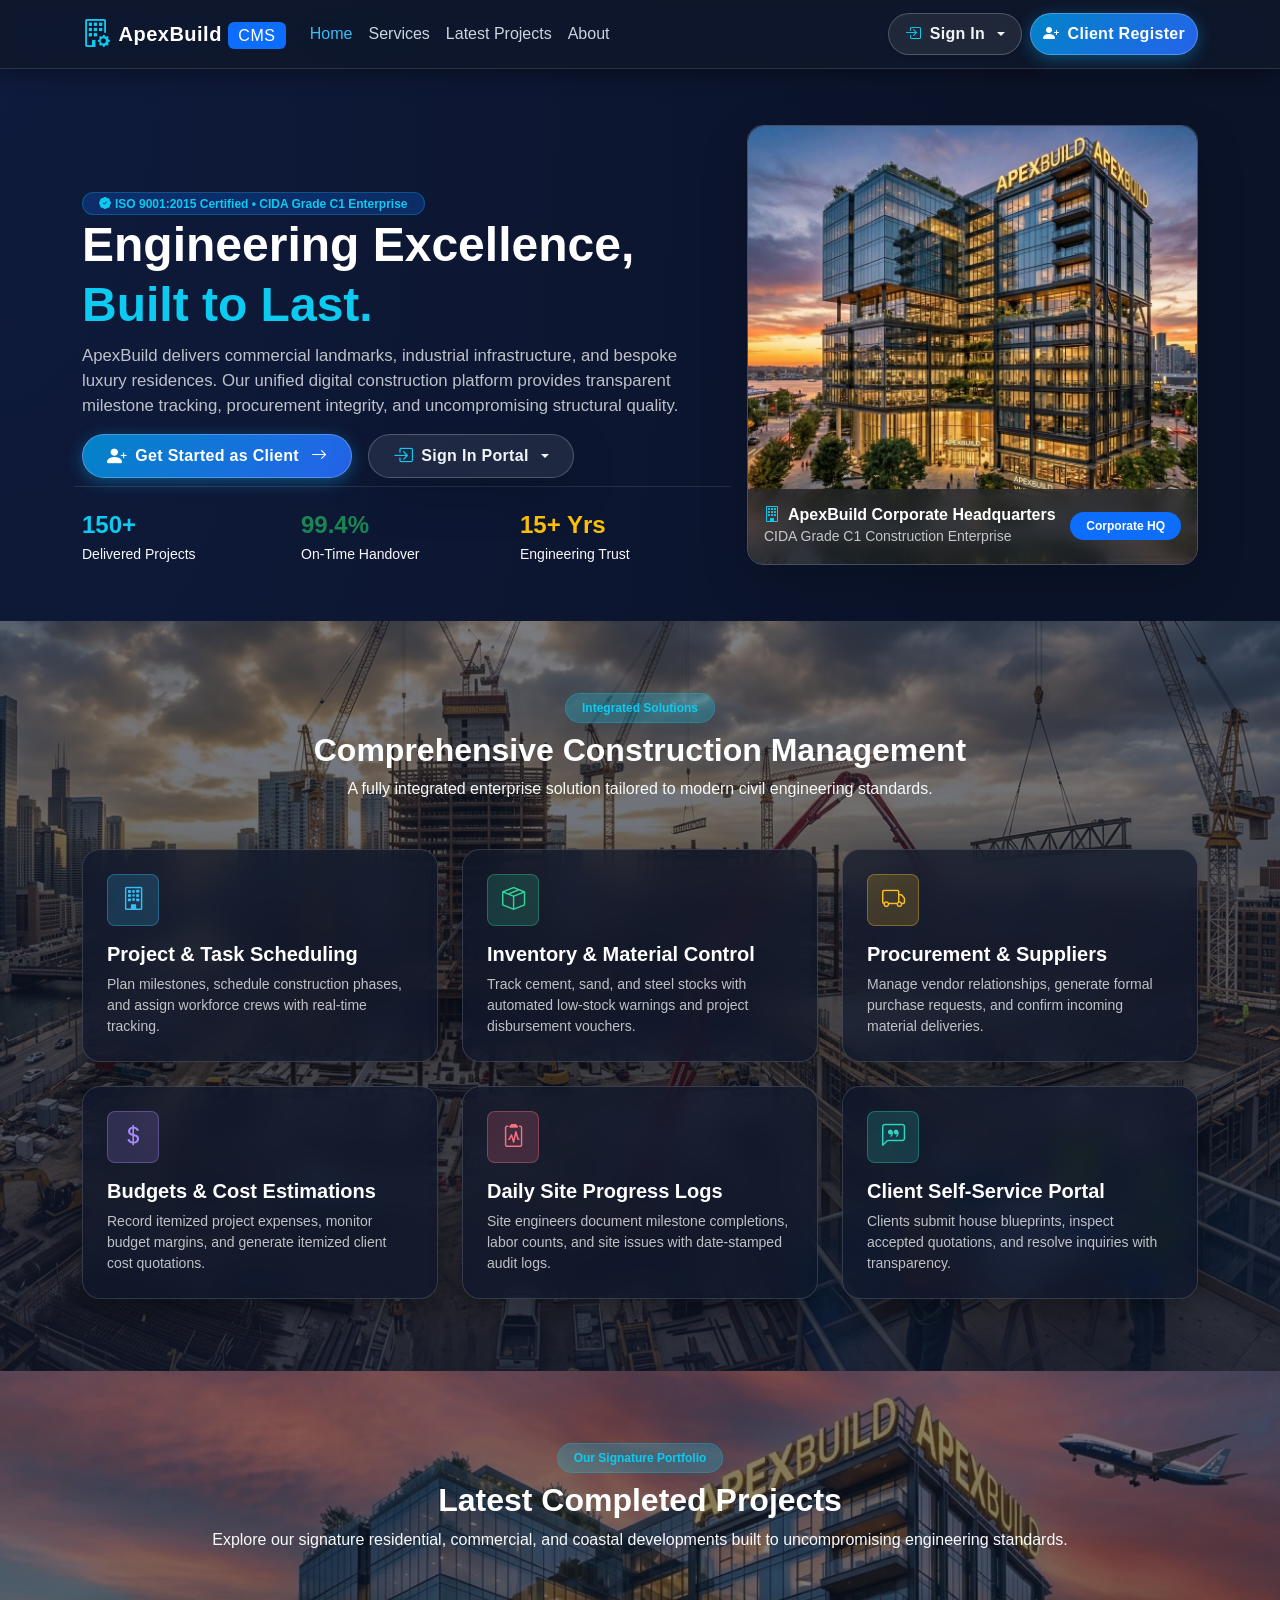
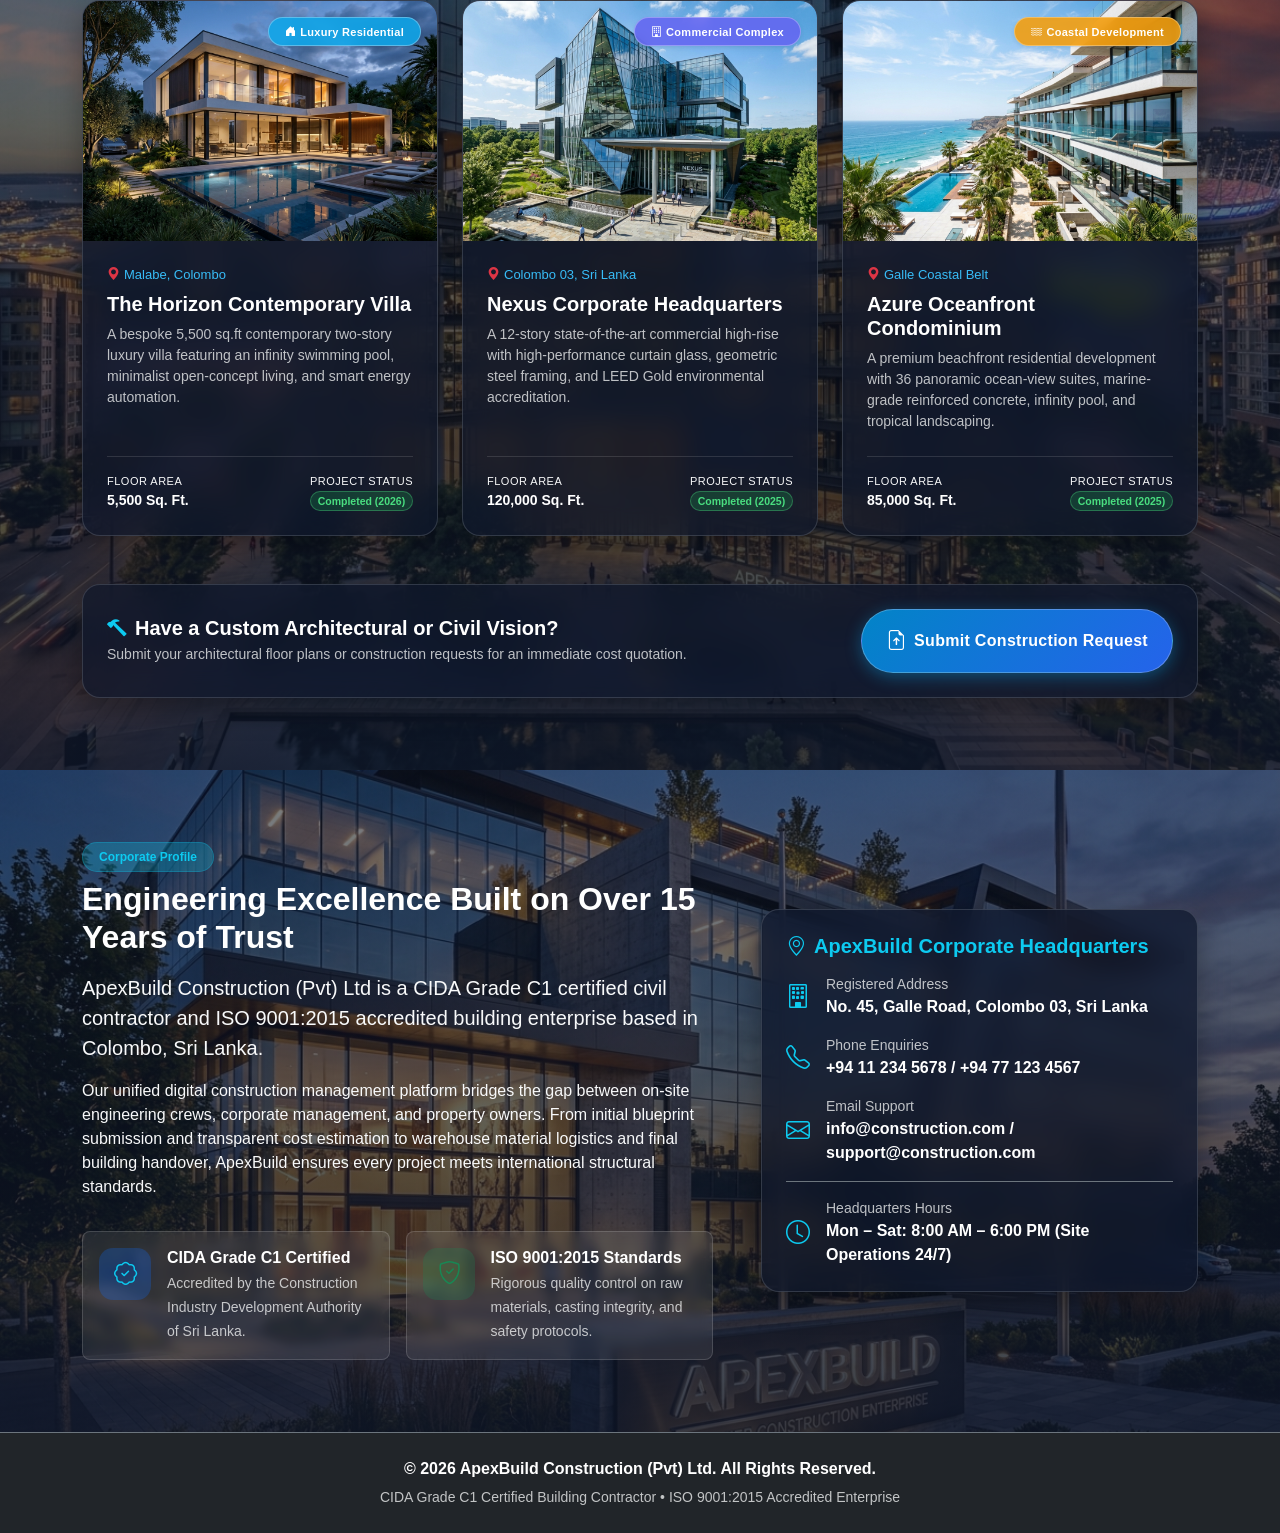
<file: src/main/resources/static/index.html>
<!DOCTYPE html>
<html lang="en">
<head>
  <meta charset="UTF-8">
  <meta name="viewport" content="width=device-width, initial-scale=1.0">
  <title>ApexBuild - Web-based Construction Management System</title>
  <!-- Bootstrap 5 CSS -->
  <link href="https://cdn.jsdelivr.net/npm/bootstrap@5.3.2/dist/css/bootstrap.min.css" rel="stylesheet">
  <!-- Bootstrap Icons -->
  <link href="https://cdn.jsdelivr.net/npm/bootstrap-icons@1.11.1/font/bootstrap-icons.css" rel="stylesheet">
  <link rel="stylesheet" href="css/style.css">
  <style>
    .glass-card {
      background: rgba(15, 23, 42, 0.75) !important;
      backdrop-filter: blur(14px) saturate(160%);
      -webkit-backdrop-filter: blur(14px) saturate(160%);
      border: 1px solid rgba(255, 255, 255, 0.14) !important;
      border-radius: 18px !important;
      box-shadow: 0 10px 30px rgba(0, 0, 0, 0.35);
      transition: all 0.35s cubic-bezier(0.16, 1, 0.3, 1);
    }
    .glass-card:hover {
      transform: translateY(-7px);
      background: rgba(15, 23, 42, 0.85) !important;
      border-color: rgba(56, 189, 248, 0.5) !important;
      box-shadow: 0 18px 40px -10px rgba(0, 0, 0, 0.6), 0 0 25px rgba(56, 189, 248, 0.2);
    }
    .project-card-img-wrap {
      overflow: hidden;
      height: 240px;
      position: relative;
    }
    .project-card-img-wrap img {
      width: 100%;
      height: 100%;
      object-fit: cover;
      transition: transform 0.6s cubic-bezier(0.16, 1, 0.3, 1);
    }
    .glass-card:hover .project-card-img-wrap img {
      transform: scale(1.08);
    }

    /* Modern Glow & Glass Buttons */
    .btn-glow-primary {
      background: linear-gradient(135deg, #0284c7 0%, #2563eb 100%) !important;
      border: 1px solid rgba(255, 255, 255, 0.25) !important;
      color: #ffffff !important;
      border-radius: 50px !important;
      box-shadow: 0 4px 16px rgba(14, 165, 233, 0.38) !important;
      font-weight: 600 !important;
      letter-spacing: 0.3px;
      transition: all 0.3s cubic-bezier(0.16, 1, 0.3, 1) !important;
    }
    .btn-glow-primary:hover {
      transform: translateY(-2px);
      box-shadow: 0 8px 24px rgba(14, 165, 233, 0.55), 0 0 16px rgba(56, 189, 248, 0.35) !important;
      filter: brightness(1.1);
      color: #ffffff !important;
    }
    .btn-glow-primary:active {
      transform: translateY(0);
      box-shadow: 0 2px 10px rgba(14, 165, 233, 0.35) !important;
    }

    .btn-glass-portal {
      background: rgba(255, 255, 255, 0.08) !important;
      backdrop-filter: blur(10px);
      -webkit-backdrop-filter: blur(10px);
      border: 1px solid rgba(255, 255, 255, 0.22) !important;
      color: #f1f5f9 !important;
      border-radius: 50px !important;
      font-weight: 600 !important;
      letter-spacing: 0.3px;
      transition: all 0.3s cubic-bezier(0.16, 1, 0.3, 1) !important;
    }
    .btn-glass-portal:hover {
      background: rgba(255, 255, 255, 0.16) !important;
      border-color: #38bdf8 !important;
      color: #38bdf8 !important;
      box-shadow: 0 0 20px rgba(56, 189, 248, 0.3) !important;
      transform: translateY(-2px);
    }
    .btn-glass-portal:active {
      transform: translateY(0);
    }

    /* Glass Dropdown */
    .glass-dropdown {
      background: rgba(15, 23, 42, 0.95) !important;
      backdrop-filter: blur(18px) saturate(180%);
      -webkit-backdrop-filter: blur(18px) saturate(180%);
      border: 1px solid rgba(255, 255, 255, 0.14) !important;
      border-radius: 16px !important;
      box-shadow: 0 16px 36px rgba(0, 0, 0, 0.55), 0 0 20px rgba(56, 189, 248, 0.12) !important;
      padding: 8px !important;
      min-width: 275px;
    }
    .glass-dropdown .dropdown-item {
      color: #e2e8f0 !important;
      border-radius: 10px;
      padding: 10px 14px;
      transition: all 0.2s ease;
    }
    .glass-dropdown .dropdown-item:hover {
      background: rgba(56, 189, 248, 0.14) !important;
      color: #38bdf8 !important;
      transform: translateX(4px);
    }
    .glass-dropdown .dropdown-divider {
      border-color: rgba(255, 255, 255, 0.1) !important;
      margin: 6px 0;
    }
  </style>
</head>
<body>

  <!-- Navigation Bar -->
  <nav class="navbar navbar-expand-lg navbar-dark navbar-custom sticky-top">
    <div class="container">
      <a class="navbar-brand d-flex align-items-center gap-2" href="index.html">
        <i class="bi bi-building-gear text-info fs-3"></i>
        <span>ApexBuild <span class="badge bg-primary fs-6 fw-normal">CMS</span></span>
      </a>
      <button class="navbar-toggler" type="button" data-bs-toggle="collapse" data-bs-target="#navContent">
        <span class="navbar-toggler-icon"></span>
      </button>
      <div class="collapse navbar-collapse" id="navContent">
        <ul class="navbar-nav me-auto mb-2 mb-lg-0">
          <li class="nav-item"><a class="nav-link active" href="#home">Home</a></li>
          <li class="nav-item"><a class="nav-link" href="#services">Services</a></li>
          <li class="nav-item"><a class="nav-link" href="#projects">Latest Projects</a></li>
          <li class="nav-item"><a class="nav-link" href="#about">About</a></li>
        </ul>
        <div class="d-flex gap-2 align-items-center">
          <div class="dropdown">
            <button class="btn btn-glass-portal px-3 py-2 dropdown-toggle d-flex align-items-center gap-2 shadow-sm" type="button" data-bs-toggle="dropdown" aria-expanded="false">
              <i class="bi bi-box-arrow-in-right text-info"></i>
              <span>Sign In</span>
            </button>
            <ul class="dropdown-menu dropdown-menu-end glass-dropdown">
              <li>
                <a class="dropdown-item py-2 d-flex align-items-center gap-3" href="#" onclick="openLoginModal('STAFF')">
                  <div class="rounded-3 p-2 d-flex align-items-center justify-content-center flex-shrink-0" style="background: rgba(56, 189, 248, 0.15); border: 1px solid rgba(56, 189, 248, 0.3); width: 38px; height: 38px;">
                    <i class="bi bi-person-workspace text-info fs-5"></i>
                  </div>
                  <div>
                    <div class="fw-bold text-white">Staff & Engineering ERP</div>
                    <small class="text-light text-opacity-60 d-block" style="font-size: 11px;">Site Engineers, PM, Finance, Store</small>
                  </div>
                </a>
              </li>
              <li><hr class="dropdown-divider"></li>
              <li>
                <a class="dropdown-item py-2 d-flex align-items-center gap-3" href="#" onclick="openLoginModal('CLIENT')">
                  <div class="rounded-3 p-2 d-flex align-items-center justify-content-center flex-shrink-0" style="background: rgba(45, 212, 191, 0.15); border: 1px solid rgba(45, 212, 191, 0.3); width: 38px; height: 38px;">
                    <i class="bi bi-person-circle text-info fs-5"></i>
                  </div>
                  <div>
                    <div class="fw-bold text-white">Client Self-Service</div>
                    <small class="text-light text-opacity-60 d-block" style="font-size: 11px;">Track requests, quotes & tickets</small>
                  </div>
                </a>
              </li>
            </ul>
          </div>
          <button class="btn btn-glow-primary px-3.5 py-2 d-flex align-items-center gap-2" onclick="openRegisterModal()">
            <i class="bi bi-person-plus-fill"></i>
            <span>Client Register</span>
          </button>
        </div>
      </div>
    </div>
  </nav>

  <!-- Hero Section -->
  <header id="home" class="hero-section text-center text-lg-start py-5">
    <div class="container py-2">
      <div class="row align-items-end g-4">
        <div class="col-lg-7 d-flex flex-column justify-content-between">
          <div>
            <span class="badge bg-primary bg-opacity-25 text-info border border-info border-opacity-25 px-3 py-1.5 rounded-pill fw-semibold mb-2.5">
              <i class="bi bi-patch-check-fill me-1"></i>ISO 9001:2015 Certified • CIDA Grade C1 Enterprise
            </span>
            <h1 class="display-5 fw-bold mb-2.5 text-white lh-sm">
              Engineering Excellence, <br>
              <span class="text-info">Built to Last.</span>
            </h1>
            <p class="lead text-light text-opacity-75 mb-3" style="font-size: 1.05rem; max-width: 620px;">
              ApexBuild delivers commercial landmarks, industrial infrastructure, and bespoke luxury residences. Our unified digital construction platform provides transparent milestone tracking, procurement integrity, and uncompromising structural quality.
            </p>
            <div class="d-flex flex-wrap gap-3 mb-4">
              <button class="btn btn-glow-primary px-4 py-2.5 d-inline-flex align-items-center gap-2 shadow-lg" onclick="openRegisterModal()">
                <i class="bi bi-person-plus-fill fs-5"></i>
                <span>Get Started as Client</span>
                <i class="bi bi-arrow-right ms-1"></i>
              </button>
              <div class="dropdown d-inline-block">
                <button class="btn btn-glass-portal px-4 py-2.5 dropdown-toggle d-inline-flex align-items-center gap-2 shadow-lg" type="button" data-bs-toggle="dropdown">
                  <i class="bi bi-box-arrow-in-right text-info fs-5"></i>
                  <span>Sign In Portal</span>
                </button>
                <ul class="dropdown-menu glass-dropdown shadow-lg">
                  <li>
                    <a class="dropdown-item py-2 d-flex align-items-center gap-3" href="#" onclick="openLoginModal('STAFF')">
                      <div class="rounded-3 p-2 d-flex align-items-center justify-content-center flex-shrink-0" style="background: rgba(56, 189, 248, 0.15); border: 1px solid rgba(56, 189, 248, 0.3); width: 38px; height: 38px;">
                        <i class="bi bi-person-workspace text-info fs-5"></i>
                      </div>
                      <div>
                        <div class="fw-bold text-white">Staff & Engineering ERP</div>
                        <small class="text-light text-opacity-60 d-block" style="font-size: 11px;">Site Engineers, PM, Finance, Store</small>
                      </div>
                    </a>
                  </li>
                  <li><hr class="dropdown-divider"></li>
                  <li>
                    <a class="dropdown-item py-2 d-flex align-items-center gap-3" href="#" onclick="openLoginModal('CLIENT')">
                      <div class="rounded-3 p-2 d-flex align-items-center justify-content-center flex-shrink-0" style="background: rgba(45, 212, 191, 0.15); border: 1px solid rgba(45, 212, 191, 0.3); width: 38px; height: 38px;">
                        <i class="bi bi-person-circle text-info fs-5"></i>
                      </div>
                      <div>
                        <div class="fw-bold text-white">Client Self-Service Portal</div>
                        <small class="text-light text-opacity-60 d-block" style="font-size: 11px;">Track requests, quotes & tickets</small>
                      </div>
                    </a>
                  </li>
                </ul>
              </div>
            </div>
          </div>
          <div class="row g-3 pt-2 text-white border-top border-light border-opacity-10">
            <div class="col-4">
              <h4 class="fw-bold text-info mb-0">150+</h4>
              <small class="text-light text-opacity-80 fw-medium d-block mt-1">Delivered Projects</small>
            </div>
            <div class="col-4">
              <h4 class="fw-bold text-success mb-0">99.4%</h4>
              <small class="text-light text-opacity-80 fw-medium d-block mt-1">On-Time Handover</small>
            </div>
            <div class="col-4">
              <h4 class="fw-bold text-warning mb-0">15+ Yrs</h4>
              <small class="text-light text-opacity-80 fw-medium d-block mt-1">Engineering Trust</small>
            </div>
          </div>
        </div>
        <div class="col-lg-5 d-none d-lg-block">
          <div class="position-relative shadow-lg rounded-4 overflow-hidden border border-light border-opacity-25" style="height: 440px;">
            <img src="images/building_showcase.jpg" alt="ApexBuild Corporate Headquarters" class="w-100 h-100 rounded-4" style="object-fit: cover;">
            <div class="position-absolute bottom-0 start-0 end-0 p-3 bg-dark bg-opacity-75 text-white" style="backdrop-filter: blur(8px);">
              <div class="d-flex justify-content-between align-items-center">
                <div>
                  <h6 class="fw-bold mb-0 text-white"><i class="bi bi-building me-2 text-info"></i>ApexBuild Corporate Headquarters</h6>
                  <small class="text-light text-opacity-75">CIDA Grade C1 Construction Enterprise</small>
                </div>
                <span class="badge bg-primary px-3 py-2 rounded-pill">Corporate HQ</span>
              </div>
            </div>
          </div>
        </div>
      </div>
    </div>
  </header>

  <!-- Features Section -->
  <section id="services" class="py-5 position-relative" style="background: linear-gradient(180deg, rgba(15, 23, 42, 0.55) 0%, rgba(15, 23, 42, 0.64) 50%, rgba(15, 23, 42, 0.82) 100%), url('images/bg_services.jpg') center/cover no-repeat; color: white;">
    <div class="container py-4">
      <div class="text-center mb-5">
        <span class="badge bg-info bg-opacity-25 text-info border border-info border-opacity-25 px-3 py-2 rounded-pill fw-semibold mb-2">Integrated Solutions</span>
        <h2 class="fw-bold text-white">Comprehensive Construction Management</h2>
        <p class="text-light text-opacity-80">A fully integrated enterprise solution tailored to modern civil engineering standards.</p>
      </div>

      <div class="row g-4">
        <div class="col-md-4">
          <div class="glass-card h-100 p-4">
            <div class="stat-icon mb-3 rounded-3" style="background: rgba(56, 189, 248, 0.18); border: 1px solid rgba(56, 189, 248, 0.35); color: #38bdf8;">
              <i class="bi bi-building"></i>
            </div>
            <h5 class="fw-bold text-white mb-2">Project & Task Scheduling</h5>
            <p class="text-light text-opacity-75 small mb-0">Plan milestones, schedule construction phases, and assign workforce crews with real-time tracking.</p>
          </div>
        </div>

        <div class="col-md-4">
          <div class="glass-card h-100 p-4">
            <div class="stat-icon mb-3 rounded-3" style="background: rgba(52, 211, 153, 0.18); border: 1px solid rgba(52, 211, 153, 0.35); color: #34d399;">
              <i class="bi bi-box-seam"></i>
            </div>
            <h5 class="fw-bold text-white mb-2">Inventory & Material Control</h5>
            <p class="text-light text-opacity-75 small mb-0">Track cement, sand, and steel stocks with automated low-stock warnings and project disbursement vouchers.</p>
          </div>
        </div>

        <div class="col-md-4">
          <div class="glass-card h-100 p-4">
            <div class="stat-icon mb-3 rounded-3" style="background: rgba(251, 191, 36, 0.18); border: 1px solid rgba(251, 191, 36, 0.35); color: #fbbf24;">
              <i class="bi bi-truck"></i>
            </div>
            <h5 class="fw-bold text-white mb-2">Procurement & Suppliers</h5>
            <p class="text-light text-opacity-75 small mb-0">Manage vendor relationships, generate formal purchase requests, and confirm incoming material deliveries.</p>
          </div>
        </div>

        <div class="col-md-4">
          <div class="glass-card h-100 p-4">
            <div class="stat-icon mb-3 rounded-3" style="background: rgba(167, 139, 250, 0.18); border: 1px solid rgba(167, 139, 250, 0.35); color: #a78bfa;">
              <i class="bi bi-currency-dollar"></i>
            </div>
            <h5 class="fw-bold text-white mb-2">Budgets & Cost Estimations</h5>
            <p class="text-light text-opacity-75 small mb-0">Record itemized project expenses, monitor budget margins, and generate itemized client cost quotations.</p>
          </div>
        </div>

        <div class="col-md-4">
          <div class="glass-card h-100 p-4">
            <div class="stat-icon mb-3 rounded-3" style="background: rgba(251, 113, 133, 0.18); border: 1px solid rgba(251, 113, 133, 0.35); color: #fb7185;">
              <i class="bi bi-clipboard2-pulse"></i>
            </div>
            <h5 class="fw-bold text-white mb-2">Daily Site Progress Logs</h5>
            <p class="text-light text-opacity-75 small mb-0">Site engineers document milestone completions, labor counts, and site issues with date-stamped audit logs.</p>
          </div>
        </div>

        <div class="col-md-4">
          <div class="glass-card h-100 p-4">
            <div class="stat-icon mb-3 rounded-3" style="background: rgba(45, 212, 191, 0.18); border: 1px solid rgba(45, 212, 191, 0.35); color: #2dd4bf;">
              <i class="bi bi-chat-left-quote"></i>
            </div>
            <h5 class="fw-bold text-white mb-2">Client Self-Service Portal</h5>
            <p class="text-light text-opacity-75 small mb-0">Clients submit house blueprints, inspect accepted quotations, and resolve inquiries with transparency.</p>
          </div>
        </div>
      </div>
    </div>
  </section>

  <!-- ==================================================================== -->
  <!-- FEATURED PROJECTS PORTFOLIO SECTION -->
  <!-- ==================================================================== -->
  <section id="projects" class="py-5 position-relative" style="background: linear-gradient(180deg, rgba(15, 23, 42, 0.48) 0%, rgba(15, 23, 42, 0.60) 50%, rgba(15, 23, 42, 0.82) 100%), url('images/bg_projects.jpg') center/cover no-repeat; color: white;">
    <div class="container py-4">
      <div class="text-center mb-5">
        <span class="badge bg-info bg-opacity-25 text-info border border-info border-opacity-25 px-3 py-2 rounded-pill fw-semibold mb-2">Our Signature Portfolio</span>
        <h2 class="fw-bold text-white">Latest Completed Projects</h2>
        <p class="text-light text-opacity-80">Explore our signature residential, commercial, and coastal developments built to uncompromising engineering standards.</p>
      </div>

      <div class="row g-4">
        <!-- Project 1: Luxury Residential Villa -->
        <div class="col-lg-4 col-md-6">
          <div class="glass-card h-100 overflow-hidden d-flex flex-column">
            <div class="project-card-img-wrap">
              <img src="images/project_villa.jpg" alt="Luxury Residential Villa">
              <span class="badge position-absolute top-0 end-0 m-3 px-3 py-2 rounded-pill shadow-sm" style="background: rgba(14, 165, 233, 0.88); backdrop-filter: blur(6px); border: 1px solid rgba(255, 255, 255, 0.3); font-size: 11px; font-weight: 600; letter-spacing: 0.3px;">
                <i class="bi bi-house-door-fill me-1"></i>Luxury Residential
              </span>
            </div>
            <div class="p-4 d-flex flex-column flex-grow-1">
              <div class="d-flex align-items-center mb-2" style="color: #38bdf8; font-size: 13px; font-weight: 500;">
                <i class="bi bi-geo-alt-fill text-danger me-1"></i>Malabe, Colombo
              </div>
              <h5 class="fw-bold mb-2 text-white">The Horizon Contemporary Villa</h5>
              <p class="text-light text-opacity-75 small flex-grow-1">
                A bespoke 5,500 sq.ft contemporary two-story luxury villa featuring an infinity swimming pool, minimalist open-concept living, and smart energy automation.
              </p>
              <div class="pt-3 mt-2 d-flex justify-content-between align-items-center small" style="border-top: 1px solid rgba(255, 255, 255, 0.12);">
                <div>
                  <div class="text-light text-opacity-60" style="font-size: 11px; text-transform: uppercase; letter-spacing: 0.5px;">Floor Area</div>
                  <div class="fw-bold text-white">5,500 Sq. Ft.</div>
                </div>
                <div class="text-end">
                  <div class="text-light text-opacity-60" style="font-size: 11px; text-transform: uppercase; letter-spacing: 0.5px;">Project Status</div>
                  <span class="badge rounded-pill" style="background: rgba(34, 197, 94, 0.2); color: #4ade80; border: 1px solid rgba(74, 222, 128, 0.35); font-weight: 600;">Completed (2026)</span>
                </div>
              </div>
            </div>
          </div>
        </div>

        <!-- Project 2: Commercial Landmark -->
        <div class="col-lg-4 col-md-6">
          <div class="glass-card h-100 overflow-hidden d-flex flex-column">
            <div class="project-card-img-wrap">
              <img src="images/project_commercial.jpg" alt="Commercial Headquarters">
              <span class="badge position-absolute top-0 end-0 m-3 px-3 py-2 rounded-pill shadow-sm" style="background: rgba(99, 102, 241, 0.88); backdrop-filter: blur(6px); border: 1px solid rgba(255, 255, 255, 0.3); font-size: 11px; font-weight: 600; letter-spacing: 0.3px;">
                <i class="bi bi-building me-1"></i>Commercial Complex
              </span>
            </div>
            <div class="p-4 d-flex flex-column flex-grow-1">
              <div class="d-flex align-items-center mb-2" style="color: #38bdf8; font-size: 13px; font-weight: 500;">
                <i class="bi bi-geo-alt-fill text-danger me-1"></i>Colombo 03, Sri Lanka
              </div>
              <h5 class="fw-bold mb-2 text-white">Nexus Corporate Headquarters</h5>
              <p class="text-light text-opacity-75 small flex-grow-1">
                A 12-story state-of-the-art commercial high-rise with high-performance curtain glass, geometric steel framing, and LEED Gold environmental accreditation.
              </p>
              <div class="pt-3 mt-2 d-flex justify-content-between align-items-center small" style="border-top: 1px solid rgba(255, 255, 255, 0.12);">
                <div>
                  <div class="text-light text-opacity-60" style="font-size: 11px; text-transform: uppercase; letter-spacing: 0.5px;">Floor Area</div>
                  <div class="fw-bold text-white">120,000 Sq. Ft.</div>
                </div>
                <div class="text-end">
                  <div class="text-light text-opacity-60" style="font-size: 11px; text-transform: uppercase; letter-spacing: 0.5px;">Project Status</div>
                  <span class="badge rounded-pill" style="background: rgba(34, 197, 94, 0.2); color: #4ade80; border: 1px solid rgba(74, 222, 128, 0.35); font-weight: 600;">Completed (2025)</span>
                </div>
              </div>
            </div>
          </div>
        </div>

        <!-- Project 3: Coastal Residence -->
        <div class="col-lg-4 col-md-6">
          <div class="glass-card h-100 overflow-hidden d-flex flex-column">
            <div class="project-card-img-wrap">
              <img src="images/project_residence.jpg" alt="Coastal Condominium">
              <span class="badge position-absolute top-0 end-0 m-3 px-3 py-2 rounded-pill shadow-sm" style="background: rgba(245, 158, 11, 0.88); backdrop-filter: blur(6px); border: 1px solid rgba(255, 255, 255, 0.3); font-size: 11px; font-weight: 600; letter-spacing: 0.3px;">
                <i class="bi bi-water me-1"></i>Coastal Development
              </span>
            </div>
            <div class="p-4 d-flex flex-column flex-grow-1">
              <div class="d-flex align-items-center mb-2" style="color: #38bdf8; font-size: 13px; font-weight: 500;">
                <i class="bi bi-geo-alt-fill text-danger me-1"></i>Galle Coastal Belt
              </div>
              <h5 class="fw-bold mb-2 text-white">Azure Oceanfront Condominium</h5>
              <p class="text-light text-opacity-75 small flex-grow-1">
                A premium beachfront residential development with 36 panoramic ocean-view suites, marine-grade reinforced concrete, infinity pool, and tropical landscaping.
              </p>
              <div class="pt-3 mt-2 d-flex justify-content-between align-items-center small" style="border-top: 1px solid rgba(255, 255, 255, 0.12);">
                <div>
                  <div class="text-light text-opacity-60" style="font-size: 11px; text-transform: uppercase; letter-spacing: 0.5px;">Floor Area</div>
                  <div class="fw-bold text-white">85,000 Sq. Ft.</div>
                </div>
                <div class="text-end">
                  <div class="text-light text-opacity-60" style="font-size: 11px; text-transform: uppercase; letter-spacing: 0.5px;">Project Status</div>
                  <span class="badge rounded-pill" style="background: rgba(34, 197, 94, 0.2); color: #4ade80; border: 1px solid rgba(74, 222, 128, 0.35); font-weight: 600;">Completed (2025)</span>
                </div>
              </div>
            </div>
          </div>
        </div>
      </div>

      <!-- Call to Action Banner -->
      <div class="mt-5 p-4 rounded-4 text-white d-flex flex-column flex-md-row justify-content-between align-items-center gap-3 glass-card">
        <div>
          <h5 class="fw-bold mb-1 text-white"><i class="bi bi-hammer text-info me-2"></i>Have a Custom Architectural or Civil Vision?</h5>
          <p class="text-light text-opacity-75 mb-0 small">Submit your architectural floor plans or construction requests for an immediate cost quotation.</p>
        </div>
        <button class="btn btn-glow-primary px-4 py-3 fw-bold text-nowrap d-inline-flex align-items-center gap-2 shadow" onclick="openRegisterModal()">
          <i class="bi bi-file-earmark-arrow-up fs-5"></i>
          <span>Submit Construction Request</span>
        </button>
      </div>
    </div>
  </section>

  <!-- ==================================================================== -->
  <!-- ABOUT SECTION -->
  <!-- ==================================================================== -->
  <section id="about" class="py-5 position-relative text-white" style="background: linear-gradient(180deg, rgba(15, 23, 42, 0.55) 0%, rgba(15, 23, 42, 0.65) 50%, rgba(15, 23, 42, 0.82) 100%), url('images/bg_about.jpg') center/cover no-repeat;">
    <div class="container py-4">
      <div class="row align-items-center g-5">
        <div class="col-lg-7">
          <span class="badge bg-info bg-opacity-25 text-info border border-info border-opacity-25 px-3 py-2 rounded-pill fw-semibold mb-2">Corporate Profile</span>
          <h2 class="fw-bold mb-3 text-white">Engineering Excellence Built on Over 15 Years of Trust</h2>
          <p class="text-light text-opacity-80 lead">
            ApexBuild Construction (Pvt) Ltd is a CIDA Grade C1 certified civil contractor and ISO 9001:2015 accredited building enterprise based in Colombo, Sri Lanka.
          </p>
          <p class="text-light text-opacity-70">
            Our unified digital construction management platform bridges the gap between on-site engineering crews, corporate management, and property owners. From initial blueprint submission and transparent cost estimation to warehouse material logistics and final building handover, ApexBuild ensures every project meets international structural standards.
          </p>
          <div class="row g-3 mt-2">
            <div class="col-md-6">
              <div class="d-flex gap-3 align-items-start p-3 rounded-3" style="background: rgba(255, 255, 255, 0.08); backdrop-filter: blur(6px); border: 1px solid rgba(255, 255, 255, 0.15);">
                <div class="stat-icon bg-primary bg-opacity-25 text-info flex-shrink-0">
                  <i class="bi bi-patch-check"></i>
                </div>
                <div>
                  <h6 class="fw-bold mb-1 text-white">CIDA Grade C1 Certified</h6>
                  <small class="text-light text-opacity-75">Accredited by the Construction Industry Development Authority of Sri Lanka.</small>
                </div>
              </div>
            </div>
            <div class="col-md-6">
              <div class="d-flex gap-3 align-items-start p-3 rounded-3" style="background: rgba(255, 255, 255, 0.08); backdrop-filter: blur(6px); border: 1px solid rgba(255, 255, 255, 0.15);">
                <div class="stat-icon bg-success bg-opacity-25 text-success flex-shrink-0">
                  <i class="bi bi-shield-check"></i>
                </div>
                <div>
                  <h6 class="fw-bold mb-1 text-white">ISO 9001:2015 Standards</h6>
                  <small class="text-light text-opacity-75">Rigorous quality control on raw materials, casting integrity, and safety protocols.</small>
                </div>
              </div>
            </div>
          </div>
        </div>

        <div class="col-lg-5">
          <div class="glass-card p-4 text-white">
            <h5 class="fw-bold text-info mb-3"><i class="bi bi-geo-alt me-2"></i>ApexBuild Corporate Headquarters</h5>
            <div class="mb-3 d-flex gap-3 align-items-center">
              <i class="bi bi-building fs-4 text-info"></i>
              <div>
                <div class="small text-light text-opacity-75">Registered Address</div>
                <div class="fw-semibold">No. 45, Galle Road, Colombo 03, Sri Lanka</div>
              </div>
            </div>
            <div class="mb-3 d-flex gap-3 align-items-center">
              <i class="bi bi-telephone fs-4 text-info"></i>
              <div>
                <div class="small text-light text-opacity-75">Phone Enquiries</div>
                <div class="fw-semibold">+94 11 234 5678 / +94 77 123 4567</div>
              </div>
            </div>
            <div class="mb-3 d-flex gap-3 align-items-center">
              <i class="bi bi-envelope fs-4 text-info"></i>
              <div>
                <div class="small text-light text-opacity-75">Email Support</div>
                <div class="fw-semibold">info@construction.com / support@construction.com</div>
              </div>
            </div>
            <div class="d-flex gap-3 align-items-center border-top border-secondary pt-3 mt-2">
              <i class="bi bi-clock fs-4 text-info"></i>
              <div>
                <div class="small text-light text-opacity-75">Headquarters Hours</div>
                <div class="fw-semibold">Mon – Sat: 8:00 AM – 6:00 PM (Site Operations 24/7)</div>
              </div>
            </div>
          </div>
        </div>
      </div>
    </div>
  </section>

  <!-- Footer -->
  <footer class="bg-dark text-white py-4 border-top border-secondary">
    <div class="container text-center">
      <p class="mb-1 fw-bold">© 2026 ApexBuild Construction (Pvt) Ltd. All Rights Reserved.</p>
      <small class="text-light text-opacity-75">CIDA Grade C1 Certified Building Contractor • ISO 9001:2015 Accredited Enterprise</small>
    </div>
  </footer>

  <!-- ==================================================================== -->
  <!-- LOGIN MODAL -->
  <!-- ==================================================================== -->
  <div class="modal fade" id="loginModal" tabindex="-1">
    <div class="modal-dialog modal-dialog-centered">
      <div class="modal-content">
        <div class="modal-header">
          <h5 class="modal-title fw-bold" id="login-modal-title"><i class="bi bi-box-arrow-in-right me-2"></i>Sign In to System</h5>
          <button type="button" class="btn-close" data-bs-dismiss="modal"></button>
        </div>
        <form onsubmit="handleLogin(event)">
          <div class="modal-body p-4">
            <div id="login-portal-badge" class="mb-3"></div>
            <div class="mb-3">
              <label class="form-label fw-semibold">Email Address</label>
              <input type="email" id="login-email" class="form-control" required placeholder="name@domain.com">
            </div>
            <div class="mb-3">
              <label class="form-label fw-semibold">Password</label>
              <input type="password" id="login-password" class="form-control" required placeholder="••••••••">
            </div>
            <div class="d-flex justify-content-between align-items-center" id="login-register-link">
              <span class="small text-muted">Don't have an account?</span>
              <button type="button" class="btn btn-link btn-sm p-0" onclick="switchToRegister()">Register as Client</button>
            </div>
          </div>
          <div class="modal-footer bg-light">
            <button type="button" class="btn btn-outline-secondary rounded-pill px-3" data-bs-dismiss="modal">Cancel</button>
            <button type="submit" class="btn btn-glow-primary px-4 py-2 fw-bold">Sign In</button>
          </div>
        </form>
      </div>
    </div>
  </div>

  <!-- ==================================================================== -->
  <!-- CLIENT REGISTRATION MODAL -->
  <!-- ==================================================================== -->
  <div class="modal fade" id="registerModal" tabindex="-1">
    <div class="modal-dialog modal-dialog-centered">
      <div class="modal-content">
        <div class="modal-header">
          <h5 class="modal-title fw-bold"><i class="bi bi-person-plus-fill me-2"></i>Client Registration</h5>
          <button type="button" class="btn-close" data-bs-dismiss="modal"></button>
        </div>
        <form onsubmit="handleRegister(event)">
          <div class="modal-body p-4">
            <div class="mb-3">
              <label class="form-label fw-semibold">Full Name *</label>
              <input type="text" id="reg-name" class="form-control" required placeholder="e.g. John Silva">
            </div>
            <div class="mb-3">
              <label class="form-label fw-semibold">Email Address *</label>
              <input type="email" id="reg-email" class="form-control" required placeholder="john@gmail.com">
            </div>
            <div class="mb-3">
              <label class="form-label fw-semibold">Password *</label>
              <input type="password" id="reg-password" class="form-control" required placeholder="Minimum 4 characters">
            </div>
            <div class="row">
              <div class="col-md-6 mb-3">
                <label class="form-label fw-semibold">Phone Number</label>
                <input type="text" id="reg-phone" class="form-control" placeholder="0771234567">
              </div>
              <div class="col-md-6 mb-3">
                <label class="form-label fw-semibold">City / Location</label>
                <input type="text" id="reg-address" class="form-control" placeholder="Colombo">
              </div>
            </div>
          </div>
          <div class="modal-footer bg-light">
            <button type="button" class="btn btn-outline-secondary rounded-pill px-3" data-bs-dismiss="modal">Cancel</button>
            <button type="submit" class="btn btn-glow-primary px-4 py-2 fw-bold">Create Account</button>
          </div>
        </form>
      </div>
    </div>
  </div>

  <!-- Bootstrap 5 JS Bundle -->
  <script src="https://cdn.jsdelivr.net/npm/bootstrap@5.3.2/dist/js/bootstrap.bundle.min.js"></script>
  <script src="js/common.js"></script>
  <script>
    let selectedPortal = 'STAFF';

    function openLoginModal(portalType = 'STAFF') {
      selectedPortal = portalType;
      const titleEl = document.getElementById('login-modal-title');
      const badgeEl = document.getElementById('login-portal-badge');
      const regLink = document.getElementById('login-register-link');

      if (portalType === 'CLIENT') {
        if (titleEl) titleEl.innerHTML = '<i class="bi bi-person-circle me-2 text-info"></i>Client Portal Sign In';
        if (badgeEl) badgeEl.innerHTML = '<div class="alert alert-info py-2 px-3 mb-0 small"><i class="bi bi-info-circle me-1"></i>Sign in to track your construction projects, quotations & support tickets.</div>';
        if (regLink) regLink.classList.remove('d-none');
      } else {
        if (titleEl) titleEl.innerHTML = '<i class="bi bi-shield-lock me-2 text-primary"></i>Staff & Engineering ERP';
        if (badgeEl) badgeEl.innerHTML = '<div class="alert alert-primary py-2 px-3 mb-0 small"><i class="bi bi-shield-check me-1"></i>Internal Enterprise ERP. Authorized Site Engineers & Staff only.</div>';
        if (regLink) regLink.classList.add('d-none');
      }

      new bootstrap.Modal(document.getElementById('loginModal')).show();
    }

    function openRegisterModal() {
      new bootstrap.Modal(document.getElementById('registerModal')).show();
    }

    function switchToRegister() {
      bootstrap.Modal.getInstance(document.getElementById('loginModal')).hide();
      openRegisterModal();
    }

    function quickFill(email, password) {
      document.getElementById('login-email').value = email;
      document.getElementById('login-password').value = password;
      openLoginModal();
    }

    async function handleLogin(event) {
      event.preventDefault();
      const email = document.getElementById('login-email').value;
      const password = document.getElementById('login-password').value;

      try {
        const res = await fetch('/api/auth/login', {
          method: 'POST',
          headers: { 'Content-Type': 'application/json' },
          body: JSON.stringify({ email, password })
        });

        if (!res.ok) {
          const err = await res.json();
          throw new Error(err.message || 'Login failed');
        }

        const user = await res.json();
        setCurrentUser(user);

        if (selectedPortal === 'STAFF' && user.role === 'CLIENT') {
          showToast('Signed in with a Client account. Redirecting to Client Portal...', 'warning');
        } else if (selectedPortal === 'CLIENT' && user.role !== 'CLIENT') {
          showToast(`Signed in as ${user.role.replace('_', ' ')}. Redirecting to Staff ERP...`, 'success');
        } else {
          showToast('Login successful! Redirecting...');
        }

        setTimeout(() => {
          if (user.role === 'CLIENT') {
            window.location.href = 'client.html';
          } else {
            window.location.href = 'dashboard.html';
          }
        }, 800);
      } catch (err) {
        showToast(err.message, 'error');
      }
    }

    async function handleRegister(event) {
      event.preventDefault();
      const userData = {
        fullName: document.getElementById('reg-name').value,
        email: document.getElementById('reg-email').value,
        password: document.getElementById('reg-password').value,
        role: 'CLIENT',
        phone: document.getElementById('reg-phone').value,
        address: document.getElementById('reg-address').value
      };

      try {
        const res = await fetch('/api/auth/register', {
          method: 'POST',
          headers: { 'Content-Type': 'application/json' },
          body: JSON.stringify(userData)
        });

        if (!res.ok) {
          const err = await res.json();
          throw new Error(err.message || 'Registration failed');
        }

        const user = await res.json();
        setCurrentUser(user);
        showToast('Registration successful! Redirecting to Client Portal...');

        setTimeout(() => {
          window.location.href = 'client.html';
        }, 1000);
      } catch (err) {
        showToast(err.message, 'error');
      }
    }
  </script>
</body>
</html>
</file>
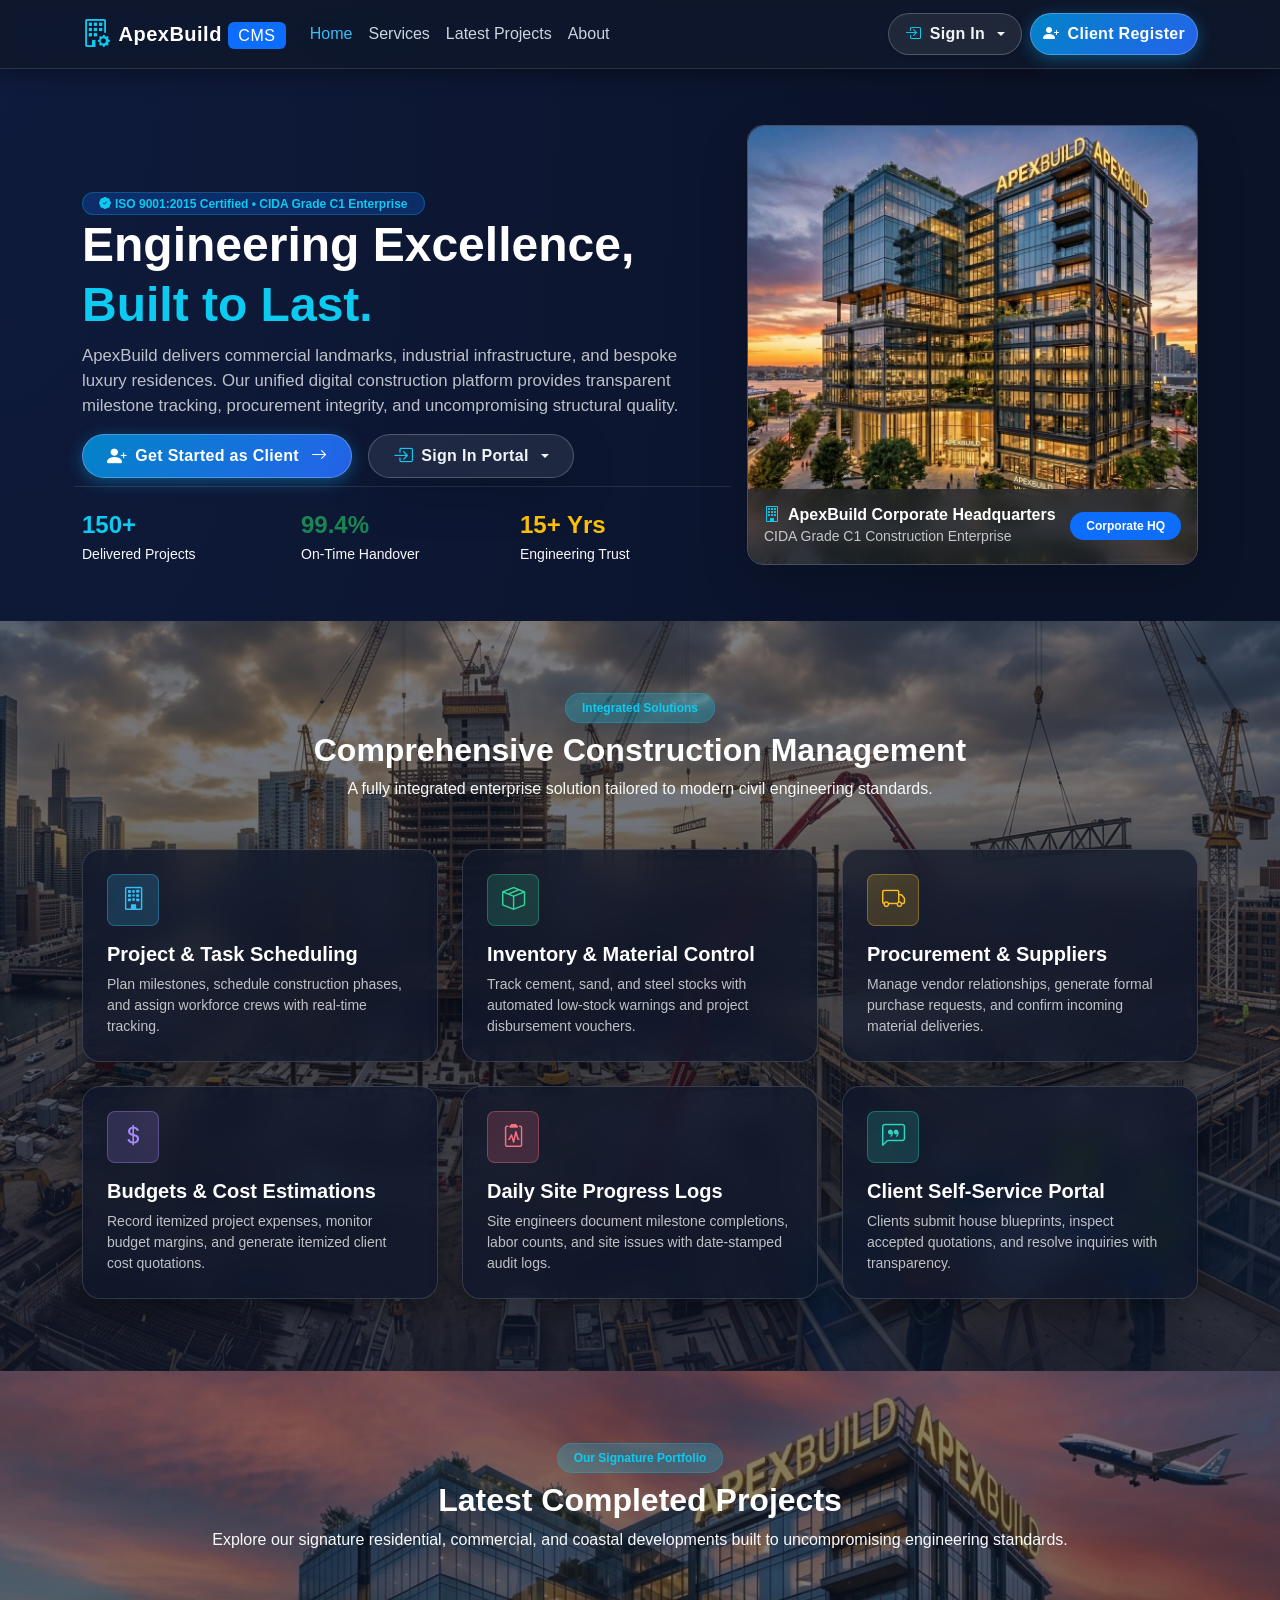
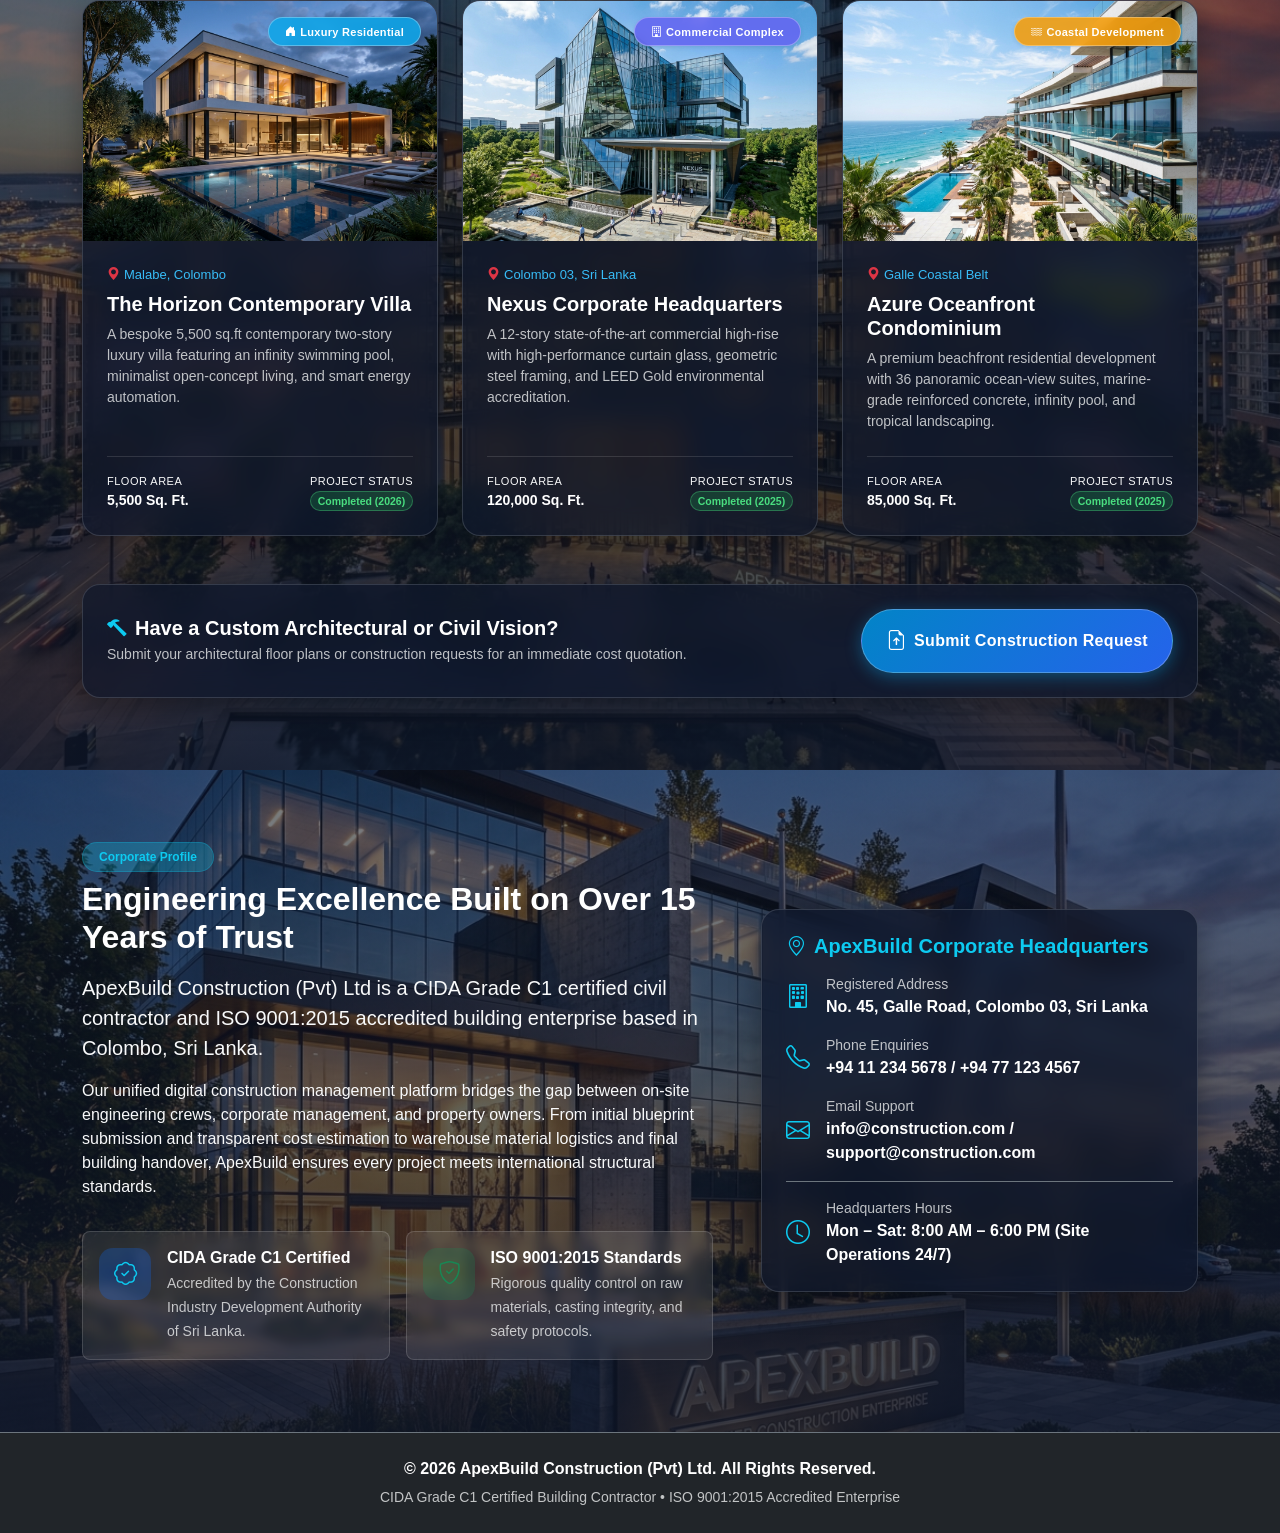
<file: src/main/resources/static/client.html>
<!DOCTYPE html>
<html lang="en">
<head>
  <meta charset="UTF-8">
  <meta name="viewport" content="width=device-width, initial-scale=1.0">
  <title>Client Portal - ApexBuild Construction</title>
  <!-- Bootstrap 5 CSS -->
  <link href="https://cdn.jsdelivr.net/npm/bootstrap@5.3.2/dist/css/bootstrap.min.css" rel="stylesheet">
  <link href="https://cdn.jsdelivr.net/npm/bootstrap-icons@1.11.1/font/bootstrap-icons.css" rel="stylesheet">
  <link rel="stylesheet" href="css/style.css">
  <style>
    .nav-pills .nav-link {
      color: #cbd5e1;
      border: 1px solid transparent;
      transition: all 0.25s ease;
    }
    .nav-pills .nav-link:hover {
      color: #38bdf8;
      background: rgba(255, 255, 255, 0.06);
    }
    .nav-pills .nav-link.active {
      background: linear-gradient(135deg, #0284c7 0%, #2563eb 100%) !important;
      border: 1px solid rgba(255, 255, 255, 0.25) !important;
      color: #ffffff !important;
      box-shadow: 0 4px 18px rgba(14, 165, 233, 0.35);
    }
  </style>
</head>
<body>

  <!-- Navigation Bar -->
  <nav class="navbar navbar-expand-lg navbar-dark navbar-custom sticky-top">
    <div class="container">
      <a class="navbar-brand d-flex align-items-center gap-2" href="#">
        <i class="bi bi-building-check text-info fs-3"></i>
        <span>ApexBuild <span class="badge bg-primary bg-opacity-25 text-info border border-info border-opacity-25 rounded-pill fw-normal px-2.5 py-1">Client Portal</span></span>
      </a>
      <div class="d-flex align-items-center gap-3">
        <span class="text-light text-opacity-80 small d-none d-md-inline">Welcome, <strong class="text-white" id="client-user-name">Client</strong></span>
        <button class="btn btn-glass-portal btn-sm px-3 py-1.5 d-flex align-items-center gap-2" onclick="logout()"><i class="bi bi-box-arrow-right text-danger"></i><span>Logout</span></button>
      </div>
    </div>
  </nav>

  <div class="container py-4">
    <!-- Header Card -->
    <div class="glass-card p-4 mb-4">
      <div class="row align-items-center">
        <div class="col-md-8">
          <h3 class="fw-bold text-white mb-1"><i class="bi bi-person-workspace text-info me-2"></i>Customer Project Dashboard</h3>
          <p class="text-light text-opacity-75 mb-0">Track your building progress, review project cost quotations, upload architectural plans, and submit inquiries directly to our engineering managers.</p>
        </div>
        <div class="col-md-4 text-md-end mt-3 mt-md-0">
          <button class="btn btn-glow-primary btn-lg px-4 py-3 shadow-lg" onclick="openSubmitRequestModal()">
            <i class="bi bi-cloud-upload-fill me-2"></i>New Construction Request
          </button>
        </div>
      </div>
    </div>

    <!-- Client Nav Tabs -->
    <ul class="nav nav-pills mb-4 glass-card p-2 gap-2" id="clientTabs" role="tablist">
      <li class="nav-item">
        <button class="nav-link active fw-semibold rounded-pill px-4 py-2" id="tab-projects-btn" data-bs-toggle="pill" data-bs-target="#tab-projects">
          <i class="bi bi-kanban me-2"></i>My Projects
        </button>
      </li>
      <li class="nav-item">
        <button class="nav-link fw-semibold rounded-pill px-4 py-2" id="tab-quotes-btn" data-bs-toggle="pill" data-bs-target="#tab-quotes">
          <i class="bi bi-file-earmark-text me-2"></i>Quotations & Estimates
        </button>
      </li>
      <li class="nav-item">
        <button class="nav-link fw-semibold rounded-pill px-4 py-2" id="tab-inquiries-btn" data-bs-toggle="pill" data-bs-target="#tab-inquiries">
          <i class="bi bi-chat-dots me-2"></i>Inquiries & Support
        </button>
      </li>
    </ul>

    <!-- Tab Contents -->
    <div class="tab-content" id="clientTabsContent">

      <!-- 1. MY PROJECTS TAB -->
      <div class="tab-pane fade show active" id="tab-projects">
        <div class="glass-card overflow-hidden mb-4">
          <div class="card-header py-3 px-4 d-flex justify-content-between align-items-center">
            <h6 class="mb-0 fw-bold text-white"><i class="bi bi-building me-2 text-info"></i>Your Construction Projects</h6>
            <button class="btn btn-sm btn-glass-portal" onclick="loadClientProjects()"><i class="bi bi-arrow-clockwise text-info me-1"></i>Refresh</button>
          </div>
          <div class="card-body p-0">
            <div class="table-responsive">
              <table class="table custom-table table-hover mb-0 align-middle">
                <thead>
                  <tr>
                    <th>Project ID</th>
                    <th>Project Name</th>
                    <th>Location</th>
                    <th>Timeline</th>
                    <th>Estimated Budget</th>
                    <th>Status</th>
                    <th>House Plan</th>
                  </tr>
                </thead>
                <tbody id="client-projects-body">
                  <tr><td colspan="7" class="text-center py-4 text-light text-opacity-60">Loading projects...</td></tr>
                </tbody>
              </table>
            </div>
          </div>
        </div>
      </div>

      <!-- 2. QUOTATIONS TAB -->
      <div class="tab-pane fade" id="tab-quotes">
        <div class="glass-card overflow-hidden mb-4">
          <div class="card-header py-3 px-4 d-flex justify-content-between align-items-center">
            <h6 class="mb-0 fw-bold text-white"><i class="bi bi-calculator me-2 text-info"></i>Quotations Received</h6>
            <button class="btn btn-sm btn-glass-portal" onclick="loadClientQuotations()"><i class="bi bi-arrow-clockwise text-info me-1"></i>Refresh</button>
          </div>
          <div class="card-body p-0">
            <div class="table-responsive">
              <table class="table custom-table table-hover mb-0 align-middle">
                <thead>
                  <tr>
                    <th>Quote ID</th>
                    <th>Project</th>
                    <th>Labor Estimate</th>
                    <th>Material Estimate</th>
                    <th>Overheads</th>
                    <th>Total Cost</th>
                    <th>Status</th>
                    <th>Action</th>
                  </tr>
                </thead>
                <tbody id="client-quotes-body">
                  <tr><td colspan="8" class="text-center py-4 text-light text-opacity-60">Loading quotations...</td></tr>
                </tbody>
              </table>
            </div>
          </div>
        </div>
      </div>

      <!-- 3. INQUIRIES & COMPLAINTS TAB -->
      <div class="tab-pane fade" id="tab-inquiries">
        <div class="glass-card overflow-hidden mb-4">
          <div class="card-header py-3 px-4 d-flex justify-content-between align-items-center">
            <h6 class="mb-0 fw-bold text-white"><i class="bi bi-headset me-2 text-info"></i>My Support Inquiries & Tickets</h6>
            <button class="btn btn-glow-primary btn-sm px-3" onclick="openNewInquiryModal()"><i class="bi bi-plus-circle me-1"></i>New Inquiry</button>
          </div>
          <div class="card-body p-0">
            <div class="table-responsive">
              <table class="table custom-table table-hover mb-0 align-middle">
                <thead>
                  <tr>
                    <th>Ticket ID</th>
                    <th>Subject</th>
                    <th>Your Message</th>
                    <th>Status</th>
                    <th>Engineer Resolution</th>
                    <th>Submitted On</th>
                  </tr>
                </thead>
                <tbody id="client-inquiries-body">
                  <tr><td colspan="6" class="text-center py-4 text-light text-opacity-60">Loading inquiries...</td></tr>
                </tbody>
              </table>
            </div>
          </div>
        </div>
      </div>

    </div>
  </div>

  <!-- ==================================================================== -->
  <!-- MODAL: SUBMIT CONSTRUCTION REQUEST WITH HOUSE PLAN -->
  <!-- ==================================================================== -->
  <div class="modal fade" id="requestModal" tabindex="-1">
    <div class="modal-dialog modal-dialog-centered">
      <div class="modal-content">
        <div class="modal-header">
          <h5 class="modal-title fw-bold"><i class="bi bi-file-earmark-arrow-up me-2 text-info"></i>Submit Construction Request</h5>
          <button type="button" class="btn-close" data-bs-dismiss="modal"></button>
        </div>
        <form onsubmit="handleConstructionRequest(event)">
          <div class="modal-body p-4">
            <div class="mb-3">
              <label class="form-label fw-semibold">Project Title / Property Name *</label>
              <input type="text" id="req-title" class="form-control" required placeholder="e.g. 2-Story Residential House">
            </div>
            <div class="mb-3">
              <label class="form-label fw-semibold">Site Location / Address *</label>
              <input type="text" id="req-location" class="form-control" required placeholder="e.g. Malabe, Colombo">
            </div>
            <div class="mb-3">
              <label class="form-label fw-semibold">Estimated Budget Target (LKR)</label>
              <input type="number" id="req-budget" class="form-control" placeholder="15000000">
            </div>
            <div class="mb-3">
              <label class="form-label fw-semibold">Project Requirements / Description</label>
              <textarea id="req-desc" class="form-control" rows="3" placeholder="Tell us about your room requirements, floors, pool, etc."></textarea>
            </div>
            <div class="mb-3">
              <label class="form-label fw-semibold">Upload House Plan Blueprint (PDF / Image)</label>
              <input type="file" id="req-file" class="form-control" accept=".pdf,.png,.jpg,.jpeg">
              <small class="text-light text-opacity-50">Upload architectural floor plans or concept sketches (Optional).</small>
            </div>
          </div>
          <div class="modal-footer">
            <button type="button" class="btn btn-outline-secondary rounded-pill px-3" data-bs-dismiss="modal">Cancel</button>
            <button type="submit" class="btn btn-glow-primary px-4 py-2 fw-bold">Submit Request</button>
          </div>
        </form>
      </div>
    </div>
  </div>

  <!-- ==================================================================== -->
  <!-- MODAL: LODGE INQUIRY / COMPLAINT -->
  <!-- ==================================================================== -->
  <div class="modal fade" id="newInquiryModal" tabindex="-1">
    <div class="modal-dialog modal-dialog-centered">
      <div class="modal-content">
        <div class="modal-header">
          <h5 class="modal-title fw-bold"><i class="bi bi-pencil-square me-2 text-info"></i>Submit Support Inquiry / Complaint</h5>
          <button type="button" class="btn-close" data-bs-dismiss="modal"></button>
        </div>
        <form onsubmit="handleInquirySubmit(event)">
          <div class="modal-body p-4">
            <div class="mb-3">
              <label class="form-label fw-semibold">Related Project (Optional)</label>
              <select id="inq-project" class="form-select">
                <option value="">-- General Inquiry (No Specific Project) --</option>
              </select>
              <small class="text-light text-opacity-50">Select your project if this inquiry relates to a specific site.</small>
            </div>
            <div class="mb-3">
              <label class="form-label fw-semibold">Inquiry Subject *</label>
              <input type="text" id="inq-subject" class="form-control" required placeholder="e.g. Delay in foundation casting">
            </div>
            <div class="mb-3">
              <label class="form-label fw-semibold">Detailed Message *</label>
              <textarea id="inq-message" class="form-control" rows="4" required placeholder="Provide full details of your question or complaint..."></textarea>
            </div>
          </div>
          <div class="modal-footer">
            <button type="button" class="btn btn-outline-secondary rounded-pill px-3" data-bs-dismiss="modal">Cancel</button>
            <button type="submit" class="btn btn-glow-primary px-4 py-2 fw-bold">Send Inquiry</button>
          </div>
        </form>
      </div>
    </div>
  </div>

  <!-- Scripts -->
  <script src="https://cdn.jsdelivr.net/npm/bootstrap@5.3.2/dist/js/bootstrap.bundle.min.js"></script>
  <script src="js/common.js"></script>
  <script>
    let currentUser = null;

    document.addEventListener('DOMContentLoaded', () => {
      currentUser = checkPageAuth('CLIENT');
      if (!currentUser) return;

      document.getElementById('client-user-name').innerText = currentUser.fullName;
      loadClientProjects();
      loadClientQuotations();
      loadClientInquiries();
    });

    async function loadClientProjects() {
      const tbody = document.getElementById('client-projects-body');
      try {
        const res = await fetch(`/api/projects?clientId=${currentUser.id}`);
        const projects = await res.json();
        tbody.innerHTML = '';

        if (projects.length === 0) {
          tbody.innerHTML = '<tr><td colspan="7" class="text-center py-4 text-muted">You have no construction projects yet. Click "+ New Construction Request" to begin!</td></tr>';
          return;
        }

        projects.forEach(p => {
          const tr = document.createElement('tr');
          let statusBadge = `<span class="badge badge-planned">${p.status}</span>`;
          if (p.status === 'IN_PROGRESS') statusBadge = `<span class="badge badge-in-progress">IN PROGRESS</span>`;
          if (p.status === 'COMPLETED') statusBadge = `<span class="badge badge-completed">COMPLETED</span>`;

          const planLink = p.housePlanFile 
            ? `<a href="${p.housePlanFile}" target="_blank" class="btn btn-sm btn-outline-primary"><i class="bi bi-file-earmark-pdf me-1"></i>View Plan</a>`
            : '<span class="text-muted small">None</span>';

          tr.innerHTML = `
            <td><strong>#${p.id}</strong></td>
            <td><strong>${p.projectName}</strong></td>
            <td>${p.location}</td>
            <td>${p.startDate || 'TBD'} to ${p.endDate || 'TBD'}</td>
            <td>${formatCurrency(p.estimatedBudget)}</td>
            <td>${statusBadge}</td>
            <td>${planLink}</td>
          `;
          tbody.appendChild(tr);
        });
      } catch (err) {
        showToast('Error loading projects: ' + err.message, 'error');
      }
    }

    async function loadClientQuotations() {
      const tbody = document.getElementById('client-quotes-body');
      try {
        const res = await fetch(`/api/finance/quotations?clientEmail=${currentUser.email}`);
        const quotes = await res.json();
        tbody.innerHTML = '';

        if (quotes.length === 0) {
          tbody.innerHTML = '<tr><td colspan="8" class="text-center py-4 text-muted">No cost quotations generated for your account yet.</td></tr>';
          return;
        }

        quotes.forEach(q => {
          const tr = document.createElement('tr');
          let actionButtons = '';
          if (q.status === 'SENT' || q.status === 'DRAFT') {
            actionButtons = `
              <button class="btn btn-sm btn-success me-1" onclick="updateQuoteStatus(${q.id}, 'ACCEPTED')">Accept</button>
              <button class="btn btn-sm btn-outline-danger" onclick="updateQuoteStatus(${q.id}, 'REJECTED')">Reject</button>
            `;
          } else {
            actionButtons = `<span class="badge bg-secondary">${q.status}</span>`;
          }

          tr.innerHTML = `
            <td><strong>#${q.id}</strong></td>
            <td><strong>${q.projectName}</strong></td>
            <td>${formatCurrency(q.laborCost)}</td>
            <td>${formatCurrency(q.materialCost)}</td>
            <td>${formatCurrency(q.overheadCost)}</td>
            <td class="fw-bold text-primary">${formatCurrency(q.totalAmount)}</td>
            <td><span class="badge ${q.status === 'ACCEPTED' ? 'bg-success' : 'bg-warning text-dark'}">${q.status}</span></td>
            <td>${actionButtons}</td>
          `;
          tbody.appendChild(tr);
        });
      } catch (err) {
        showToast('Error loading quotations: ' + err.message, 'error');
      }
    }

    async function updateQuoteStatus(id, newStatus) {
      try {
        const res = await fetch(`/api/finance/quotations/${id}`);
        const q = await res.json();
        q.status = newStatus;

        const updateRes = await fetch(`/api/finance/quotations/${id}`, {
          method: 'PUT',
          headers: { 'Content-Type': 'application/json' },
          body: JSON.stringify(q)
        });

        if (!updateRes.ok) throw new Error(await updateRes.text());
        showToast(`Quotation #${id} marked as ${newStatus}!`);
        loadClientQuotations();
      } catch (err) {
        showToast('Failed to update quote: ' + err.message, 'error');
      }
    }

    async function loadClientInquiries() {
      const tbody = document.getElementById('client-inquiries-body');
      try {
        const res = await fetch(`/api/support/inquiries?clientEmail=${currentUser.email}`);
        const inqs = await res.json();
        tbody.innerHTML = '';

        if (inqs.length === 0) {
          tbody.innerHTML = '<tr><td colspan="6" class="text-center py-4 text-muted">You have not submitted any inquiries or complaints.</td></tr>';
          return;
        }

        inqs.forEach(i => {
          const tr = document.createElement('tr');
          tr.innerHTML = `
            <td><strong>#${i.id}</strong></td>
            <td>
              ${i.projectId ? `<span class="badge bg-secondary mb-1">Project #${i.projectId}</span><br>` : ''}
              <strong>${i.subject}</strong>
            </td>
            <td>${i.message}</td>
            <td><span class="badge ${i.status === 'RESOLVED' ? 'bg-success' : 'bg-warning text-dark'}">${i.status}</span></td>
            <td>${i.resolution || '<span class="text-muted fst-italic">Awaiting engineer reply</span>'}</td>
            <td>${i.createdAt ? i.createdAt.split('T')[0] : 'N/A'}</td>
          `;
          tbody.appendChild(tr);
        });
      } catch (err) {
        showToast('Error loading inquiries: ' + err.message, 'error');
      }
    }

    function openSubmitRequestModal() {
      document.getElementById('req-title').value = '';
      document.getElementById('req-location').value = '';
      document.getElementById('req-budget').value = '';
      document.getElementById('req-desc').value = '';
      document.getElementById('req-file').value = '';
      new bootstrap.Modal(document.getElementById('requestModal')).show();
    }

    async function handleConstructionRequest(event) {
      event.preventDefault();
      const fileInput = document.getElementById('req-file');
      let uploadedFilePath = null;

      try {
        if (fileInput.files.length > 0) {
          const formData = new FormData();
          formData.append('file', fileInput.files[0]);
          const uploadRes = await fetch('/api/projects/upload-plan', {
            method: 'POST',
            body: formData
          });
          if (uploadRes.ok) {
            const uploadData = await uploadRes.json();
            uploadedFilePath = uploadData.filePath;
          }
        }

        const projectData = {
          projectName: document.getElementById('req-title').value,
          location: document.getElementById('req-location').value,
          estimatedBudget: parseFloat(document.getElementById('req-budget').value) || 0,
          description: document.getElementById('req-desc').value,
          clientId: currentUser.id,
          clientName: currentUser.fullName,
          status: 'PLANNED',
          housePlanFile: uploadedFilePath
        };

        const res = await fetch('/api/projects', {
          method: 'POST',
          headers: { 'Content-Type': 'application/json' },
          body: JSON.stringify(projectData)
        });

        if (!res.ok) throw new Error(await res.text());

        showToast('Construction request submitted successfully!');
        bootstrap.Modal.getInstance(document.getElementById('requestModal')).hide();
        loadClientProjects();
      } catch (err) {
        showToast('Failed to submit request: ' + err.message, 'error');
      }
    }

    async function openNewInquiryModal() {
      document.getElementById('inq-subject').value = '';
      document.getElementById('inq-message').value = '';

      const projSelect = document.getElementById('inq-project');
      projSelect.innerHTML = '<option value="">-- General Inquiry (No Specific Project) --</option>';

      try {
        const res = await fetch(`/api/projects?clientId=${currentUser.id}`);
        if (res.ok) {
          const projects = await res.json();
          projects.forEach(p => {
            const opt = document.createElement('option');
            opt.value = p.id;
            opt.textContent = `#${p.id} - ${p.projectName} (${p.location || 'Site'})`;
            projSelect.appendChild(opt);
          });
        }
      } catch (err) {
        console.error('Error loading projects for inquiry dropdown:', err);
      }

      new bootstrap.Modal(document.getElementById('newInquiryModal')).show();
    }

    async function handleInquirySubmit(event) {
      event.preventDefault();
      const projVal = document.getElementById('inq-project').value;
      const data = {
        clientId: currentUser.id,
        clientName: currentUser.fullName,
        clientEmail: currentUser.email,
        projectId: projVal ? parseInt(projVal) : null,
        subject: document.getElementById('inq-subject').value,
        message: document.getElementById('inq-message').value,
        status: 'OPEN'
      };

      try {
        const res = await fetch('/api/support/inquiries', {
          method: 'POST',
          headers: { 'Content-Type': 'application/json' },
          body: JSON.stringify(data)
        });

        if (!res.ok) throw new Error(await res.text());

        showToast('Inquiry submitted to project management!');
        bootstrap.Modal.getInstance(document.getElementById('newInquiryModal')).hide();
        loadClientInquiries();
      } catch (err) {
        showToast('Failed to lodge inquiry: ' + err.message, 'error');
      }
    }
  </script>
</body>
</html>
</file>
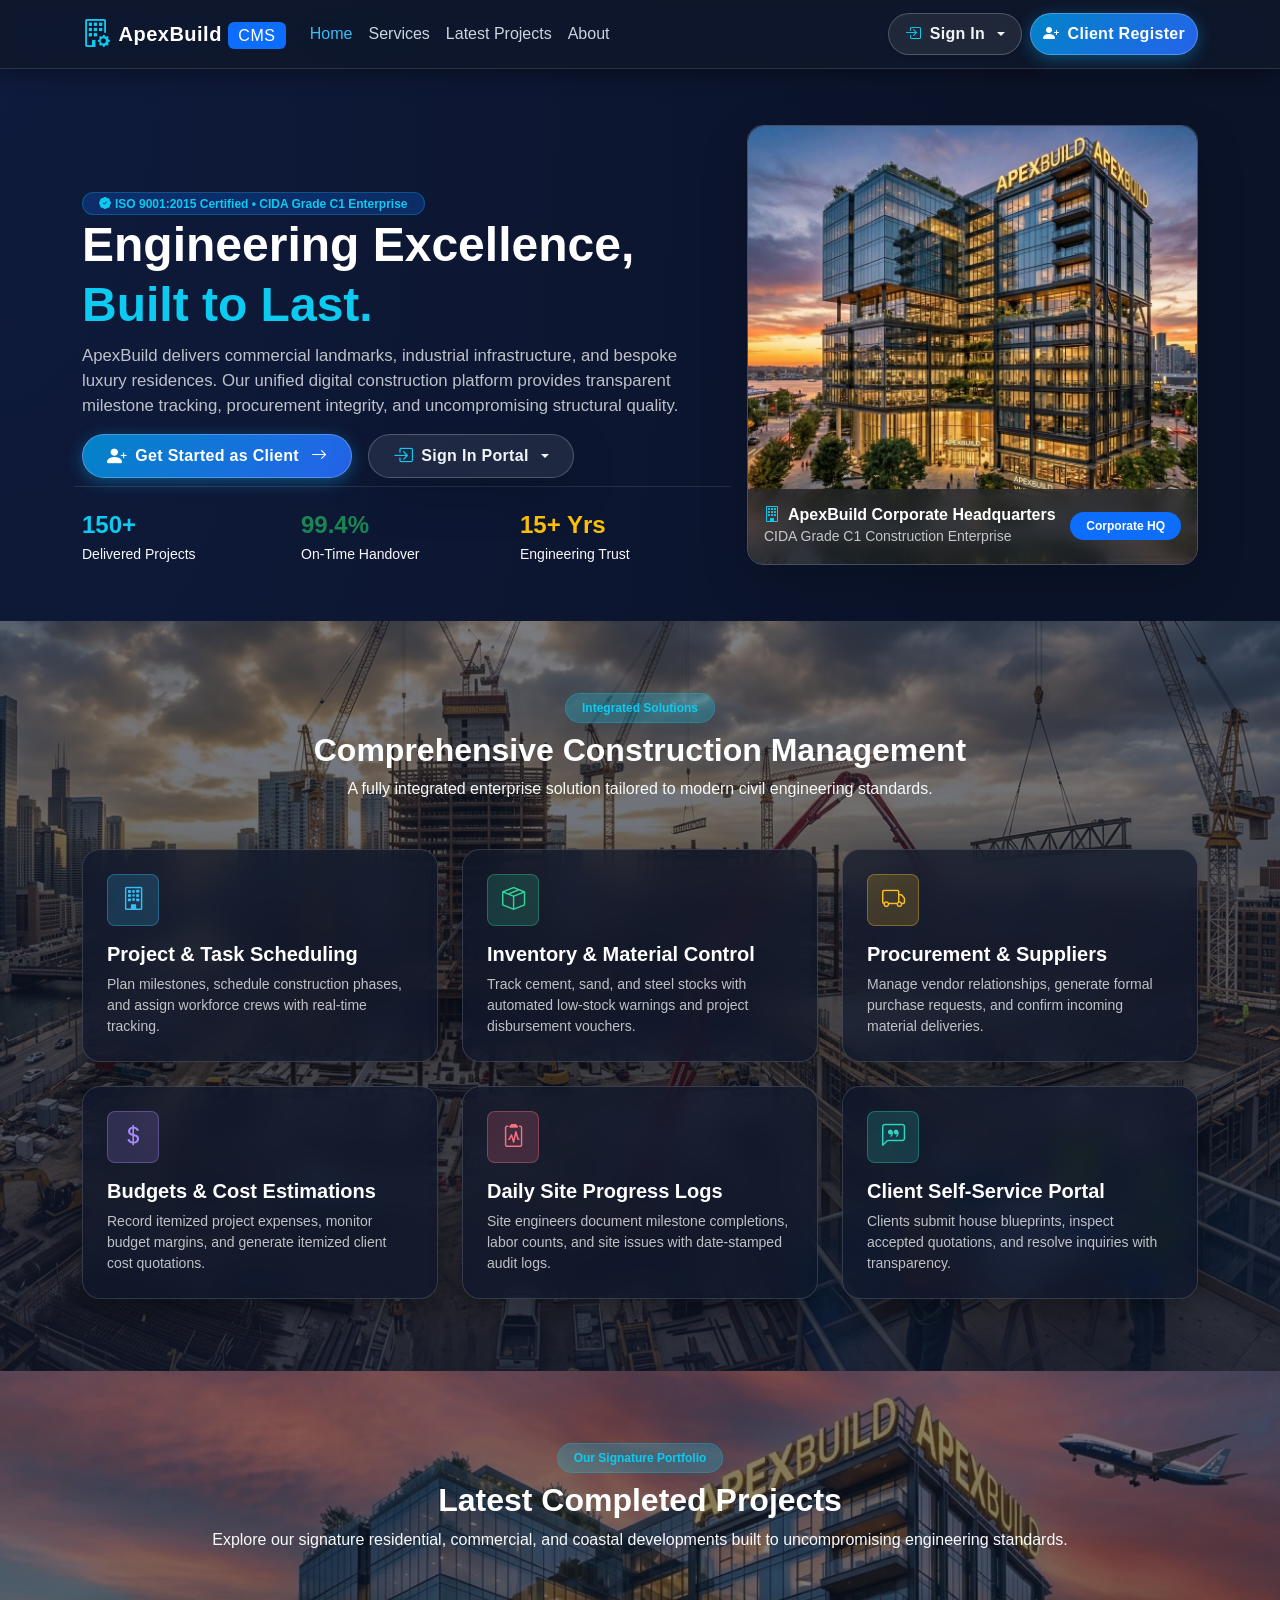
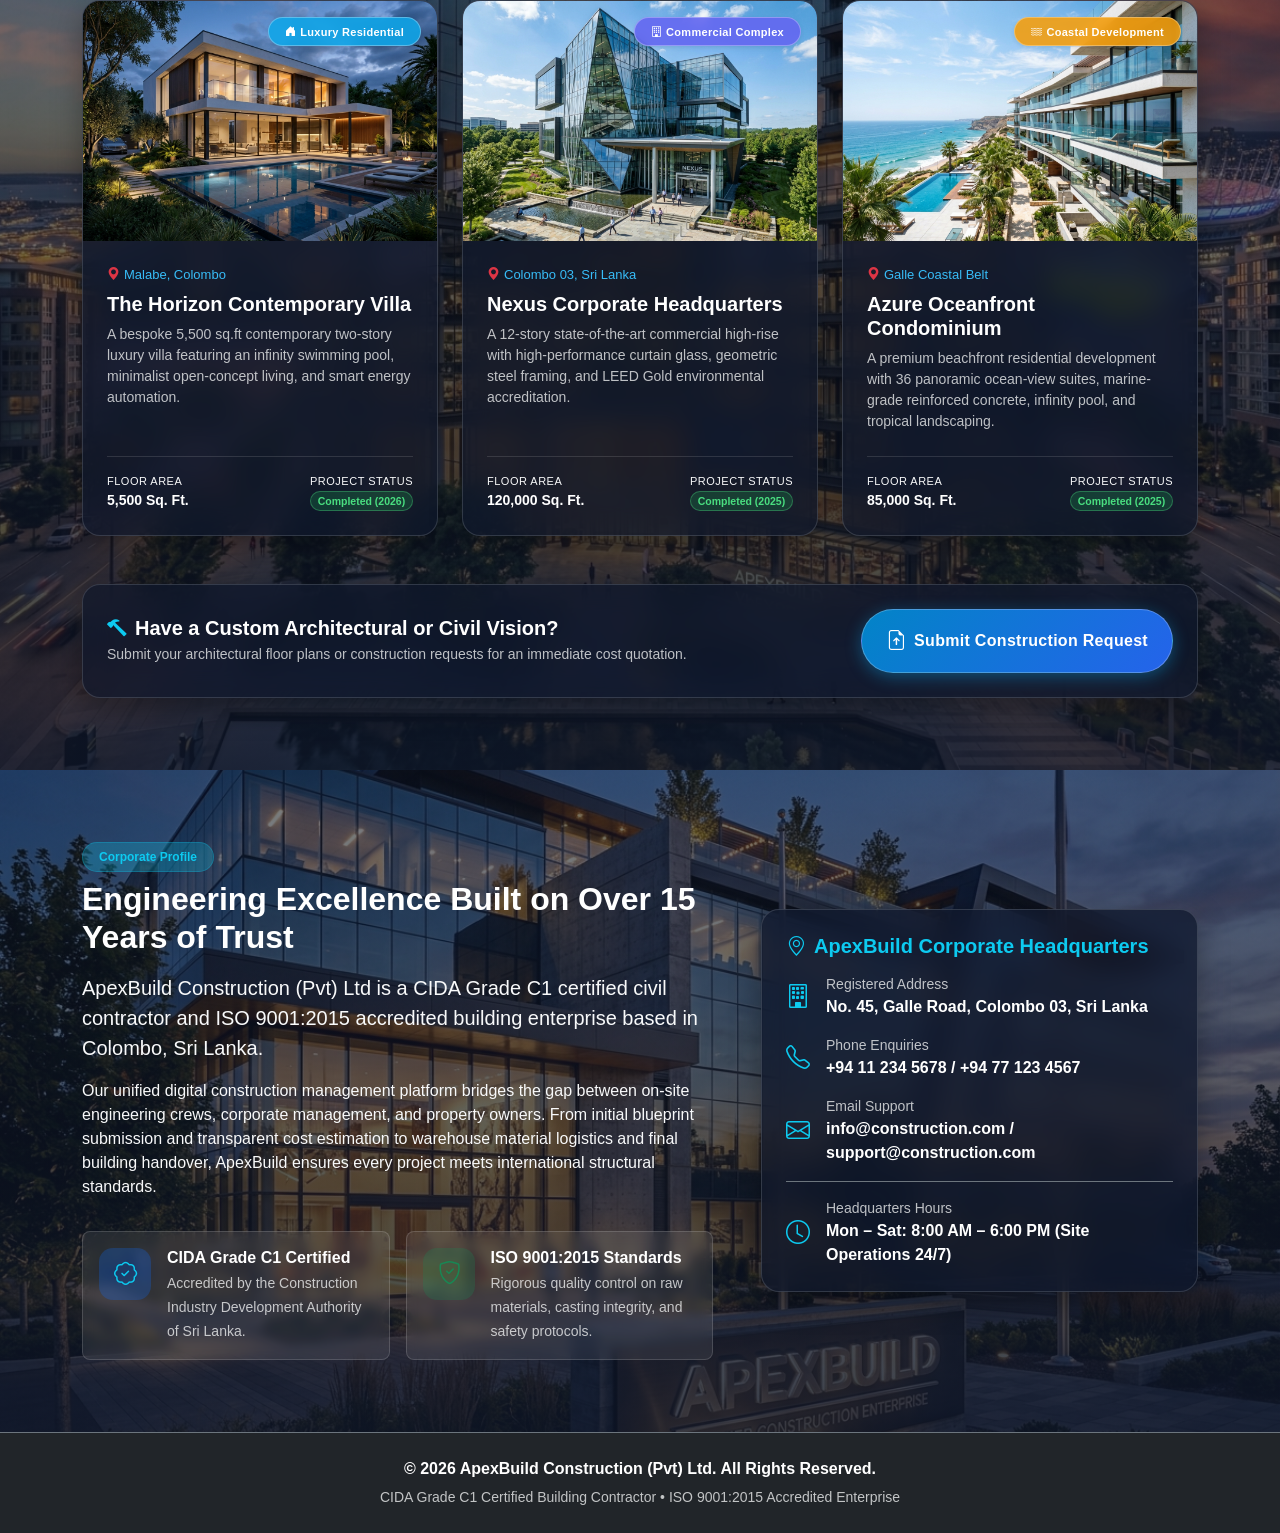
<file: src/main/resources/static/dashboard.html>
<!DOCTYPE html>
<html lang="en">
<head>
  <meta charset="UTF-8">
  <meta name="viewport" content="width=device-width, initial-scale=1.0">
  <title>Staff Dashboard - Construction Management System</title>
  <!-- Bootstrap 5 CSS -->
  <link href="https://cdn.jsdelivr.net/npm/bootstrap@5.3.2/dist/css/bootstrap.min.css" rel="stylesheet">
  <link href="https://cdn.jsdelivr.net/npm/bootstrap-icons@1.11.1/font/bootstrap-icons.css" rel="stylesheet">
  <link rel="stylesheet" href="css/style.css">
</head>
<body>

  <!-- Top Navbar -->
  <nav class="navbar navbar-expand-lg navbar-dark navbar-custom sticky-top py-2">
    <div class="container-fluid px-4">
      <a class="navbar-brand d-flex align-items-center gap-2" href="#">
        <i class="bi bi-building-gear text-info fs-3"></i>
        <span class="fw-bold">ApexBuild <span class="badge bg-primary bg-opacity-25 text-info border border-info border-opacity-25 fs-6 fw-normal px-2.5 py-1 rounded-pill">Staff ERP</span></span>
      </a>
      <div class="d-flex align-items-center gap-3">
        <div class="text-end d-none d-sm-block">
          <div class="text-white fw-bold" id="staff-display-name">User Name</div>
          <span class="badge rounded-pill" style="background: rgba(14, 165, 233, 0.2); color: #38bdf8; border: 1px solid rgba(56, 189, 248, 0.35); font-size: 11px;" id="staff-display-role">ROLE</span>
        </div>
        <button class="btn btn-glass-portal btn-sm px-3 py-1.5 d-flex align-items-center gap-2" onclick="logout()"><i class="bi bi-box-arrow-right text-danger"></i><span>Logout</span></button>
      </div>
    </div>
  </nav>

  <!-- Dashboard Main Layout -->
  <div class="dashboard-container">
    
    <!-- Sidebar Navigation (5 Modules) -->
    <aside class="sidebar">
      <div class="px-4 mb-3 text-uppercase text-secondary fw-bold" style="font-size: 11px; letter-spacing: 1px;">Enterprise Modules</div>
      <ul class="nav flex-column" id="dashboardSidebar">
        <li class="nav-item" data-module="projects">
          <a class="nav-link active" href="#" onclick="switchModule('projects')">
            <div class="stat-icon p-0 rounded-3 flex-shrink-0" style="width: 38px; height: 38px; background: rgba(56, 189, 248, 0.15); border: 1px solid rgba(56, 189, 248, 0.3); font-size: 1.15rem; color: #38bdf8;">
              <i class="bi bi-kanban-fill"></i>
            </div>
            <div>
              <div class="fw-semibold text-white">Projects & Scheduling</div>
              <small class="text-light text-opacity-50 d-block" style="font-size: 11px;">Civil Works & Tasks</small>
            </div>
          </a>
        </li>
        <li class="nav-item" data-module="support">
          <a class="nav-link" href="#" onclick="switchModule('support')">
            <div class="stat-icon p-0 rounded-3 flex-shrink-0" style="width: 38px; height: 38px; background: rgba(45, 212, 191, 0.15); border: 1px solid rgba(45, 212, 191, 0.3); font-size: 1.15rem; color: #2dd4bf;">
              <i class="bi bi-clipboard2-pulse-fill"></i>
            </div>
            <div>
              <div class="fw-semibold text-white">Quality & Field Logs</div>
              <small class="text-light text-opacity-50 d-block" style="font-size: 11px;">Site Logs & Client Tickets</small>
            </div>
          </a>
        </li>
        <li class="nav-item" data-module="inventory">
          <a class="nav-link" href="#" onclick="switchModule('inventory')">
            <div class="stat-icon p-0 rounded-3 flex-shrink-0" style="width: 38px; height: 38px; background: rgba(251, 191, 36, 0.15); border: 1px solid rgba(251, 191, 36, 0.3); font-size: 1.15rem; color: #fbbf24;">
              <i class="bi bi-boxes"></i>
            </div>
            <div>
              <div class="fw-semibold text-white">Warehouse & Inventory</div>
              <small class="text-light text-opacity-50 d-block" style="font-size: 11px;">Material Stocks & Issues</small>
            </div>
          </a>
        </li>
        <li class="nav-item" data-module="procurement">
          <a class="nav-link" href="#" onclick="switchModule('procurement')">
            <div class="stat-icon p-0 rounded-3 flex-shrink-0" style="width: 38px; height: 38px; background: rgba(167, 139, 250, 0.15); border: 1px solid rgba(167, 139, 250, 0.3); font-size: 1.15rem; color: #a78bfa;">
              <i class="bi bi-truck"></i>
            </div>
            <div>
              <div class="fw-semibold text-white">Supply Chain & Vendors</div>
              <small class="text-light text-opacity-50 d-block" style="font-size: 11px;">Suppliers & Purchase Orders</small>
            </div>
          </a>
        </li>
        <li class="nav-item" data-module="finance">
          <a class="nav-link" href="#" onclick="switchModule('finance')">
            <div class="stat-icon p-0 rounded-3 flex-shrink-0" style="width: 38px; height: 38px; background: rgba(52, 211, 153, 0.15); border: 1px solid rgba(52, 211, 153, 0.3); font-size: 1.15rem; color: #34d399;">
              <i class="bi bi-cash-stack"></i>
            </div>
            <div>
              <div class="fw-semibold text-white">Financial & Costing</div>
              <small class="text-light text-opacity-50 d-block" style="font-size: 11px;">Budgets, Expenses & BOQ</small>
            </div>
          </a>
        </li>
      </ul>
      <div class="p-3 mt-auto border-top border-secondary border-opacity-25 text-light text-opacity-60 small" style="font-size: 11px;">
        <div class="text-white fw-semibold">ApexBuild ERP v4.2</div>
        <div>Production Node 01</div>
        <div style="font-size: 10px; color: #38bdf8;"><i class="bi bi-shield-check me-1"></i>SSL 256-Bit Encrypted</div>
      </div>
    </aside>

    <!-- Main Content Area -->
    <main class="dashboard-content">

      <!-- ==================================================================== -->
      <!-- SECTION 1: PROJECTS & TASKS (Member 1: Wijesekera S.D.R.) -->
      <!-- ==================================================================== -->
      <section id="module-projects" class="module-section">
        <div class="d-flex flex-wrap justify-content-between align-items-center gap-3 mb-4">
          <div>
            <h4 class="fw-bold mb-1 text-white"><i class="bi bi-kanban me-2 text-info"></i>Projects & Construction Tasks Management</h4>
            <span class="badge rounded-pill" style="background: rgba(14, 165, 233, 0.15); color: #38bdf8; border: 1px solid rgba(56, 189, 248, 0.3);">Operations & Civil Scheduling</span>
          </div>
          <div class="d-flex gap-2">
            <button class="btn btn-outline-info px-3 py-2" onclick="printProjectReport()"><i class="bi bi-printer me-1"></i>Project Report</button>
            <button class="btn btn-glass-portal px-3 py-2" onclick="openNewTaskModal()"><i class="bi bi-plus-lg me-1 text-info"></i>Assign Task</button>
            <button class="btn btn-glow-primary px-3.5 py-2" onclick="openNewProjectModal()"><i class="bi bi-building-add me-1"></i>New Project</button>
          </div>
        </div>

        <!-- Projects Table Card -->
        <div class="glass-card mb-4 overflow-hidden">
          <div class="card-header py-3 px-4 d-flex justify-content-between align-items-center">
            <h6 class="mb-0 fw-bold text-white"><i class="bi bi-list-task me-2 text-info"></i>Construction Projects Catalog</h6>
            <button class="btn btn-sm btn-glass-portal" onclick="loadProjects()"><i class="bi bi-arrow-clockwise text-info"></i></button>
          </div>
          <div class="card-body p-0">
            <div class="table-responsive">
              <table class="table custom-table table-hover mb-0">
                <thead>
                  <tr>
                    <th>ID</th>
                    <th>Project Name</th>
                    <th>Location</th>
                    <th>Client</th>
                    <th>Budget</th>
                    <th>Status</th>
                    <th>House Plan</th>
                    <th>Actions</th>
                  </tr>
                </thead>
                <tbody id="projects-table-body"></tbody>
              </table>
            </div>
          </div>
        </div>

        <!-- Tasks Table Card -->
        <div class="glass-card mb-4 overflow-hidden">
          <div class="card-header py-3 px-4 d-flex justify-content-between align-items-center">
            <h6 class="mb-0 fw-bold text-white"><i class="bi bi-check2-square me-2 text-info"></i>Site Construction Tasks & Workforce Allocation</h6>
            <button class="btn btn-sm btn-glass-portal" onclick="loadTasks()"><i class="bi bi-arrow-clockwise text-info"></i></button>
          </div>
          <div class="card-body p-0">
            <div class="table-responsive">
              <table class="table custom-table table-hover mb-0">
                <thead>
                  <tr>
                    <th>ID</th>
                    <th>Project</th>
                    <th>Task Name</th>
                    <th>Assigned Crew / Worker</th>
                    <th>Priority</th>
                    <th>Status</th>
                    <th>Actions</th>
                  </tr>
                </thead>
                <tbody id="tasks-table-body"></tbody>
              </table>
            </div>
          </div>
        </div>
      </section>

      <!-- ==================================================================== -->
      <!-- SECTION 2: SYSTEM SECURITY & SUPPORT (Member 2: Weerawansha K.H.H.) -->
      <!-- ==================================================================== -->
      <section id="module-support" class="module-section d-none">
        <div class="d-flex flex-wrap justify-content-between align-items-center gap-3 mb-4">
          <div>
            <h4 class="fw-bold mb-1 text-white"><i class="bi bi-clipboard2-pulse me-2 text-info"></i>Quality Assurance, Daily Logs & Client Support</h4>
            <span class="badge rounded-pill" style="background: rgba(45, 212, 191, 0.15); color: #2dd4bf; border: 1px solid rgba(45, 212, 191, 0.3);">Site Engineering & Customer Care</span>
          </div>
          <div class="d-flex gap-2">
            <button class="btn btn-outline-info px-3 py-2" onclick="printSupportReport()"><i class="bi bi-printer me-1"></i>QA Progress Report</button>
            <button class="btn btn-glass-portal px-3 py-2" onclick="openNewProgressModal()"><i class="bi bi-pencil-square me-1 text-info"></i>Daily Progress Log</button>
            <button class="btn btn-glow-primary px-3.5 py-2" id="btn-add-staff-member" onclick="openNewStaffModal()"><i class="bi bi-person-plus-fill me-1"></i>Add Staff Member</button>
          </div>
        </div>

        <!-- Inquiries / Complaints Card -->
        <div class="glass-card mb-4 overflow-hidden">
          <div class="card-header py-3 px-4 d-flex justify-content-between align-items-center">
            <h6 class="mb-0 fw-bold text-white"><i class="bi bi-chat-left-dots me-2 text-info"></i>Client Support Inquiries & Complaint Tickets</h6>
            <button class="btn btn-sm btn-glass-portal" onclick="loadInquiries()"><i class="bi bi-arrow-clockwise text-info"></i></button>
          </div>
          <div class="card-body p-0">
            <div class="table-responsive">
              <table class="table custom-table table-hover mb-0">
                <thead>
                  <tr>
                    <th>ID</th>
                    <th>Client</th>
                    <th>Subject</th>
                    <th>Message Details</th>
                    <th>Status</th>
                    <th>Resolution</th>
                    <th>Actions</th>
                  </tr>
                </thead>
                <tbody id="inquiries-table-body"></tbody>
              </table>
            </div>
          </div>
        </div>

        <!-- Daily Site Progress Logs Card -->
        <div class="glass-card mb-4 overflow-hidden">
          <div class="card-header py-3 px-4 d-flex justify-content-between align-items-center">
            <h6 class="mb-0 fw-bold text-white"><i class="bi bi-calendar-check me-2 text-info"></i>Daily Site Progress & Milestone Logs</h6>
            <button class="btn btn-sm btn-glass-portal" onclick="loadProgressLogs()"><i class="bi bi-arrow-clockwise text-info"></i></button>
          </div>
          <div class="card-body p-0">
            <div class="table-responsive">
              <table class="table custom-table table-hover mb-0">
                <thead>
                  <tr>
                    <th>ID</th>
                    <th>Project</th>
                    <th>Date</th>
                    <th>Milestone</th>
                    <th>Work Performed</th>
                    <th>Reported By</th>
                    <th>Actions</th>
                  </tr>
                </thead>
                <tbody id="progress-table-body"></tbody>
              </table>
            </div>
          </div>
        </div>

        <!-- User Accounts & Staff Table Card -->
        <div class="glass-card mb-4 overflow-hidden">
          <div class="card-header py-3 px-4 d-flex justify-content-between align-items-center">
            <h6 class="mb-0 fw-bold text-white"><i class="bi bi-people me-2 text-info"></i>System User Accounts & Staff Roles Directory</h6>
            <button class="btn btn-sm btn-glass-portal" onclick="loadStaffUsers()"><i class="bi bi-arrow-clockwise text-info"></i></button>
          </div>
          <div class="card-body p-0">
            <div class="table-responsive">
              <table class="table custom-table table-hover mb-0">
                <thead>
                  <tr>
                    <th>ID</th>
                    <th>Full Name</th>
                    <th>Email Address</th>
                    <th>Assigned Role</th>
                    <th>Contact</th>
                    <th>Actions</th>
                  </tr>
                </thead>
                <tbody id="users-table-body"></tbody>
              </table>
            </div>
          </div>
        </div>
      </section>

      <!-- ==================================================================== -->
      <!-- SECTION 3: INVENTORY & MATERIALS (Member 3: Bandara R.A.H.G.D.) -->
      <!-- ==================================================================== -->
      <section id="module-inventory" class="module-section d-none">
        <div class="d-flex flex-wrap justify-content-between align-items-center gap-3 mb-4">
          <div>
            <h4 class="fw-bold mb-1 text-white"><i class="bi bi-boxes me-2 text-warning"></i>Warehouse & Construction Materials Inventory</h4>
            <span class="badge rounded-pill" style="background: rgba(251, 191, 36, 0.15); color: #fbbf24; border: 1px solid rgba(251, 191, 36, 0.3);">Stock Levels & Site Disbursements</span>
          </div>
          <div class="d-flex gap-2">
            <button class="btn btn-outline-warning px-3 py-2" onclick="printInventoryReport()"><i class="bi bi-printer me-1"></i>Inventory Report</button>
            <button class="btn btn-outline-danger px-3 py-2" onclick="openStockRemovalModal()"><i class="bi bi-trash3 me-1"></i>Stock Removal</button>
            <button class="btn btn-glass-portal px-3 py-2" onclick="openIssueMaterialModal()"><i class="bi bi-box-arrow-up me-1 text-warning"></i>Issue to Site</button>
            <button class="btn btn-glow-primary px-3.5 py-2" onclick="openNewMaterialModal()"><i class="bi bi-plus-lg me-1"></i>Add Material</button>
          </div>
        </div>

        <!-- Material Catalog Card -->
        <div class="glass-card mb-4 overflow-hidden">
          <div class="card-header py-3 px-4 d-flex justify-content-between align-items-center">
            <h6 class="mb-0 fw-bold text-white"><i class="bi bi-grid-3x3-gap me-2 text-warning"></i>Warehouse Material Inventory Catalog</h6>
            <button class="btn btn-sm btn-glass-portal" onclick="loadMaterials()"><i class="bi bi-arrow-clockwise text-warning"></i></button>
          </div>
          <div class="card-body p-0">
            <div class="table-responsive">
              <table class="table custom-table table-hover mb-0">
                <thead>
                  <tr>
                    <th>ID</th>
                    <th>Material Description</th>
                    <th>Category</th>
                    <th>Unit Cost</th>
                    <th>Current In-Stock</th>
                    <th>Reorder Threshold</th>
                    <th>Status</th>
                    <th>Actions</th>
                  </tr>
                </thead>
                <tbody id="materials-table-body"></tbody>
              </table>
            </div>
          </div>
        </div>

        <!-- Material Issues Log Card -->
        <div class="glass-card mb-4 overflow-hidden">
          <div class="card-header py-3 px-4 d-flex justify-content-between align-items-center">
            <h6 class="mb-0 fw-bold text-white"><i class="bi bi-journal-arrow-down me-2 text-warning"></i>Site Disbursement & Material Issue Records</h6>
            <button class="btn btn-sm btn-glass-portal" onclick="loadMaterialIssues()"><i class="bi bi-arrow-clockwise text-warning"></i></button>
          </div>
          <div class="card-body p-0">
            <div class="table-responsive">
              <table class="table custom-table table-hover mb-0">
                <thead>
                  <tr>
                    <th>Issue ID</th>
                    <th>Material</th>
                    <th>Project</th>
                    <th>Quantity Issued</th>
                    <th>Issued Recipient</th>
                    <th>Date</th>
                    <th>Action</th>
                  </tr>
                </thead>
                <tbody id="issues-table-body"></tbody>
              </table>
            </div>
          </div>
        </div>
      </section>

      <!-- ==================================================================== -->
      <!-- SECTION 4: PROCUREMENT & SUPPLIERS -->
      <!-- ==================================================================== -->
      <section id="module-procurement" class="module-section d-none">
        <div class="d-flex flex-wrap justify-content-between align-items-center gap-3 mb-4">
          <div>
            <h4 class="fw-bold mb-1 text-white"><i class="bi bi-truck me-2 text-info"></i>Supply Chain & Vendor Procurement Management</h4>
            <span class="badge rounded-pill" style="background: rgba(167, 139, 250, 0.15); color: #a78bfa; border: 1px solid rgba(167, 139, 250, 0.3);">Supplier Directory & Material Purchase Orders</span>
          </div>
          <div class="d-flex gap-2">
            <button class="btn btn-outline-info px-3 py-2" onclick="printProcurementReport()"><i class="bi bi-printer me-1"></i>Procurement Report</button>
            <button class="btn btn-glass-portal px-3 py-2" onclick="openNewPurchaseRequestModal()"><i class="bi bi-cart-plus me-1 text-info"></i>Create Purchase Request</button>
            <button class="btn btn-glow-primary px-3.5 py-2" onclick="openNewSupplierModal()"><i class="bi bi-building-add me-1"></i>Add Supplier</button>
          </div>
        </div>

        <!-- Supplier Directory Card -->
        <div class="glass-card mb-4 overflow-hidden">
          <div class="card-header py-3 px-4 d-flex justify-content-between align-items-center">
            <h6 class="mb-0 fw-bold text-white"><i class="bi bi-shop me-2 text-info"></i>Approved Material Suppliers Directory</h6>
            <button class="btn btn-sm btn-glass-portal" onclick="loadSuppliers()"><i class="bi bi-arrow-clockwise text-info"></i></button>
          </div>
          <div class="card-body p-0">
            <div class="table-responsive">
              <table class="table custom-table table-hover mb-0">
                <thead>
                  <tr>
                    <th>ID</th>
                    <th>Company Name</th>
                    <th>Contact Person</th>
                    <th>Contact Info</th>
                    <th>Supply Scope</th>
                    <th>Status</th>
                    <th>Actions</th>
                  </tr>
                </thead>
                <tbody id="suppliers-table-body"></tbody>
              </table>
            </div>
          </div>
        </div>

        <!-- Purchase Requests Card -->
        <div class="glass-card mb-4 overflow-hidden">
          <div class="card-header py-3 px-4 d-flex justify-content-between align-items-center">
            <h6 class="mb-0 fw-bold text-white"><i class="bi bi-receipt me-2 text-info"></i>Procurement Purchase Orders & Inbound Deliveries</h6>
            <button class="btn btn-sm btn-glass-portal" onclick="loadPurchaseRequests()"><i class="bi bi-arrow-clockwise text-info"></i></button>
          </div>
          <div class="card-body p-0">
            <div class="table-responsive">
              <table class="table custom-table table-hover mb-0">
                <thead>
                  <tr>
                    <th>PO ID</th>
                    <th>Material Item</th>
                    <th>Order Qty</th>
                    <th>Estimated Cost</th>
                    <th>Order Status</th>
                    <th>Request Date</th>
                    <th>Actions</th>
                  </tr>
                </thead>
                <tbody id="requests-table-body"></tbody>
              </table>
            </div>
          </div>
        </div>
      </section>

      <!-- ==================================================================== -->
      <!-- SECTION 5: FINANCE & QUOTATIONS -->
      <!-- ==================================================================== -->
      <section id="module-finance" class="module-section d-none">
        <div class="d-flex flex-wrap justify-content-between align-items-center gap-3 mb-4">
          <div>
            <h4 class="fw-bold mb-1 text-white"><i class="bi bi-cash-stack me-2 text-success"></i>Financial Management, Site Costs & Client Quotations</h4>
            <span class="badge rounded-pill" style="background: rgba(52, 211, 153, 0.15); color: #34d399; border: 1px solid rgba(52, 211, 153, 0.3);">Budget Tracking & Client Billing</span>
          </div>
          <div class="d-flex gap-2">
            <button class="btn btn-outline-success px-3 py-2" onclick="printFinancialReport()"><i class="bi bi-printer me-1"></i>Financial Statement</button>
            <button class="btn btn-glass-portal px-3 py-2" onclick="openNewExpenseModal()"><i class="bi bi-cash-stack me-1 text-success"></i>Record Expense</button>
            <button class="btn btn-glow-primary px-3.5 py-2" onclick="openNewQuotationModal()"><i class="bi bi-file-earmark-spreadsheet me-1"></i>Generate Quotation</button>
          </div>
        </div>

        <!-- Summary Stat Card -->
        <div class="row g-3 mb-4">
          <div class="col-md-6">
            <div class="stat-card d-flex justify-content-between align-items-center">
              <div>
                <div class="text-light text-opacity-70 small fw-bold" style="letter-spacing: 0.5px;">TOTAL PROJECT EXPENSES RECORDED</div>
                <div class="fs-3 fw-bold text-danger mt-1" id="total-expenses-stat">Rs. 0.00</div>
              </div>
              <div class="stat-icon" style="background: rgba(244, 63, 94, 0.15); border: 1px solid rgba(244, 63, 94, 0.3); color: #f43f5e;">
                <i class="bi bi-wallet2"></i>
              </div>
            </div>
          </div>
        </div>

        <!-- Expenses Ledger Card -->
        <div class="glass-card mb-4 overflow-hidden">
          <div class="card-header py-3 px-4 d-flex justify-content-between align-items-center">
            <h6 class="mb-0 fw-bold text-white"><i class="bi bi-receipt-cutoff me-2 text-success"></i>Project Expense Vouchers Ledger</h6>
            <button class="btn btn-sm btn-glass-portal" onclick="loadExpenses()"><i class="bi bi-arrow-clockwise text-success"></i></button>
          </div>
          <div class="card-body p-0">
            <div class="table-responsive">
              <table class="table custom-table table-hover mb-0">
                <thead>
                  <tr>
                    <th>ID</th>
                    <th>Project</th>
                    <th>Voucher Title</th>
                    <th>Category</th>
                    <th>Amount (LKR)</th>
                    <th>Date</th>
                    <th>Actions</th>
                  </tr>
                </thead>
                <tbody id="expenses-table-body"></tbody>
              </table>
            </div>
          </div>
        </div>

        <!-- Quotations Card -->
        <div class="glass-card mb-4 overflow-hidden">
          <div class="card-header py-3 px-4 d-flex justify-content-between align-items-center">
            <h6 class="mb-0 fw-bold text-white"><i class="bi bi-calculator me-2 text-success"></i>Client Construction Cost Quotations</h6>
            <button class="btn btn-sm btn-glass-portal" onclick="loadQuotations()"><i class="bi bi-arrow-clockwise text-success"></i></button>
          </div>
          <div class="card-body p-0">
            <div class="table-responsive">
              <table class="table custom-table table-hover mb-0">
                <thead>
                  <tr>
                    <th>Quote ID</th>
                    <th>Project Title</th>
                    <th>Client Information</th>
                    <th>Cost Breakdown</th>
                    <th>Total Quote</th>
                    <th>Status</th>
                    <th>Date</th>
                    <th>Actions</th>
                  </tr>
                </thead>
                <tbody id="quotations-table-body"></tbody>
              </table>
            </div>
          </div>
        </div>
      </section>

    </main>
  </div>

  <!-- ==================================================================== -->
  <!-- MODALS SECTION (CRUD MODALS FOR ALL MODULES) -->
  <!-- ==================================================================== -->

  <!-- PROJECT MODAL (Member 1) -->
  <div class="modal fade" id="projectModal" tabindex="-1">
    <div class="modal-dialog modal-dialog-centered">
      <div class="modal-content">
        <div class="modal-header">
          <h5 class="modal-title fw-bold" id="projectModalTitle">Create Construction Project</h5>
          <button type="button" class="btn-close" data-bs-dismiss="modal"></button>
        </div>
        <form id="project-form" onsubmit="saveProject(event)">
          <div class="modal-body p-4">
            <input type="hidden" id="project-id">
            <div class="mb-3">
              <label class="form-label fw-semibold">Project Name *</label>
              <input type="text" id="project-name" class="form-control" required placeholder="Luxury Villa - Colombo">
            </div>
            <div class="mb-3">
              <label class="form-label fw-semibold">Location / Address *</label>
              <input type="text" id="project-location" class="form-control" required placeholder="Rajagiriya, Colombo">
            </div>
            <div class="row">
              <div class="col-md-6 mb-3">
                <label class="form-label fw-semibold">Client Name</label>
                <input type="text" id="project-client-name" class="form-control" placeholder="Nimal Silva">
              </div>
              <div class="col-md-6 mb-3">
                <label class="form-label fw-semibold">Estimated Budget (LKR)</label>
                <input type="number" id="project-budget" class="form-control" placeholder="25000000">
              </div>
            </div>
            <div class="row">
              <div class="col-md-6 mb-3">
                <label class="form-label fw-semibold">Start Date</label>
                <input type="date" id="project-start-date" class="form-control">
              </div>
              <div class="col-md-6 mb-3">
                <label class="form-label fw-semibold">End Date</label>
                <input type="date" id="project-end-date" class="form-control">
              </div>
            </div>
            <div class="mb-3">
              <label class="form-label fw-semibold">Project Status</label>
              <select id="project-status" class="form-select">
                <option value="PLANNED">PLANNED</option>
                <option value="IN_PROGRESS">IN_PROGRESS</option>
                <option value="ON_HOLD">ON_HOLD</option>
                <option value="COMPLETED">COMPLETED</option>
              </select>
            </div>
            <div class="mb-3">
              <label class="form-label fw-semibold">Scope & Description</label>
              <textarea id="project-description" class="form-control" rows="3" placeholder="Project scope, requirements, notes..."></textarea>
            </div>
            <div class="mb-3" id="project-plan-preview-container" style="display: none;">
              <label class="form-label fw-semibold"><i class="bi bi-file-earmark-pdf me-1 text-info"></i>Attached House Plan Blueprint</label>
              <div id="project-plan-link"></div>
            </div>
          </div>
          <div class="modal-footer">
            <button type="button" class="btn btn-outline-secondary rounded-pill px-3" data-bs-dismiss="modal">Cancel</button>
            <button type="submit" class="btn btn-glow-primary px-4 py-2 fw-bold">Save Project</button>
          </div>
        </form>
      </div>
    </div>
  </div>

  <!-- TASK MODAL (Member 1) -->
  <div class="modal fade" id="taskModal" tabindex="-1">
    <div class="modal-dialog modal-dialog-centered">
      <div class="modal-content">
        <div class="modal-header">
          <h5 class="modal-title fw-bold" id="taskModalTitle">Assign Construction Task</h5>
          <button type="button" class="btn-close" data-bs-dismiss="modal"></button>
        </div>
        <form id="task-form" onsubmit="saveTask(event)">
          <div class="modal-body p-4">
            <input type="hidden" id="task-id">
            <div class="mb-3">
              <label class="form-label fw-semibold">Select Project *</label>
              <select id="task-project-id" class="form-select project-selector" required>
                <option value="">-- Select Project --</option>
              </select>
            </div>
            <div class="mb-3">
              <label class="form-label fw-semibold">Task Name *</label>
              <input type="text" id="task-name" class="form-control" required placeholder="e.g. Pour second floor slab concrete">
            </div>
            <div class="mb-3">
              <label class="form-label fw-semibold">Assigned Crew / Worker</label>
              <input type="text" id="task-worker" class="form-control" placeholder="e.g. Masonry Team 1 (Lead: Sunil)">
            </div>
            <div class="row">
              <div class="col-md-6 mb-3">
                <label class="form-label fw-semibold">Priority</label>
                <select id="task-priority" class="form-select">
                  <option value="LOW">LOW</option>
                  <option value="MEDIUM" selected>MEDIUM</option>
                  <option value="HIGH">HIGH</option>
                  <option value="URGENT">URGENT</option>
                </select>
              </div>
              <div class="col-md-6 mb-3">
                <label class="form-label fw-semibold">Status</label>
                <select id="task-status" class="form-select">
                  <option value="TODO">TODO</option>
                  <option value="IN_PROGRESS">IN_PROGRESS</option>
                  <option value="COMPLETED">COMPLETED</option>
                </select>
              </div>
            </div>
            <div class="mb-3">
              <label class="form-label fw-semibold">Due Date</label>
              <input type="date" id="task-due-date" class="form-control">
            </div>
            <div class="mb-3">
              <label class="form-label fw-semibold">Task Description</label>
              <textarea id="task-description" class="form-control" rows="2"></textarea>
            </div>
          </div>
          <div class="modal-footer">
            <button type="button" class="btn btn-outline-secondary rounded-pill px-3" data-bs-dismiss="modal">Cancel</button>
            <button type="submit" class="btn btn-glow-primary px-4 py-2 fw-bold">Save Task</button>
          </div>
        </form>
      </div>
    </div>
  </div>

  <!-- INQUIRY REPLY MODAL (Member 2) -->
  <div class="modal fade" id="inquiryModal" tabindex="-1">
    <div class="modal-dialog modal-dialog-centered">
      <div class="modal-content">
        <div class="modal-header">
          <h5 class="modal-title fw-bold">Reply to Client Support Ticket</h5>
          <button type="button" class="btn-close" data-bs-dismiss="modal"></button>
        </div>
        <form onsubmit="saveInquiryReply(event)">
          <div class="modal-body p-4">
            <input type="hidden" id="inquiry-id">
            <div class="mb-3 p-3 bg-light rounded border">
              <div class="text-muted small">Client: <strong id="inquiry-client-info"></strong></div>
              <div class="text-muted small mt-1" id="inquiry-project-info"></div>
              <div class="fw-bold mt-1" id="inquiry-subject-display"></div>
              <p class="small text-secondary mb-0 mt-1" id="inquiry-message-display"></p>
            </div>
            <div class="mb-3">
              <label class="form-label fw-semibold">Ticket Status</label>
              <select id="inquiry-status" class="form-select">
                <option value="OPEN">OPEN</option>
                <option value="INVESTIGATING">INVESTIGATING</option>
                <option value="RESOLVED">RESOLVED</option>
              </select>
            </div>
            <div class="mb-3">
              <label class="form-label fw-semibold">Official Resolution / Engineer Reply *</label>
              <textarea id="inquiry-resolution" class="form-control" rows="4" required placeholder="Type the resolution to the client..."></textarea>
            </div>
          </div>
          <div class="modal-footer">
            <button type="button" class="btn btn-outline-secondary rounded-pill px-3" data-bs-dismiss="modal">Cancel</button>
            <button type="submit" class="btn btn-glow-primary px-4 py-2 fw-bold">Send Response</button>
          </div>
        </form>
      </div>
    </div>
  </div>

  <!-- DAILY PROGRESS MODAL (Member 2) -->
  <div class="modal fade" id="progressModal" tabindex="-1">
    <div class="modal-dialog modal-dialog-centered">
      <div class="modal-content">
        <div class="modal-header">
          <h5 class="modal-title fw-bold">Record Daily Site Progress Report</h5>
          <button type="button" class="btn-close" data-bs-dismiss="modal"></button>
        </div>
        <form id="progress-form" onsubmit="saveProgressLog(event)">
          <div class="modal-body p-4">
            <input type="hidden" id="progress-id">
            <div class="mb-3">
              <label class="form-label fw-semibold">Select Project *</label>
              <select id="progress-project-id" class="form-select project-selector" required>
                <option value="">-- Select Project --</option>
              </select>
            </div>
            <div class="row">
              <div class="col-md-6 mb-3">
                <label class="form-label fw-semibold">Date *</label>
                <input type="date" id="progress-date" class="form-control" required>
              </div>
              <div class="col-md-6 mb-3">
                <label class="form-label fw-semibold">Reported By *</label>
                <input type="text" id="progress-reporter" class="form-control" required placeholder="Site Engineer">
              </div>
            </div>
            <div class="mb-3">
              <label class="form-label fw-semibold">Milestone Name *</label>
              <input type="text" id="progress-milestone" class="form-control" required placeholder="e.g. Ground Floor Shuttering Complete">
            </div>
            <div class="mb-3">
              <label class="form-label fw-semibold">Work Done Today *</label>
              <textarea id="progress-work-done" class="form-control" rows="3" required placeholder="Summary of activities and labor crew performance..."></textarea>
            </div>
            <div class="mb-3">
              <label class="form-label fw-semibold">Issues / Delays Faced (Optional)</label>
              <textarea id="progress-issues" class="form-control" rows="2" placeholder="Rain delays, missing material delivery..."></textarea>
            </div>
          </div>
          <div class="modal-footer">
            <button type="button" class="btn btn-outline-secondary rounded-pill px-3" data-bs-dismiss="modal">Cancel</button>
            <button type="submit" class="btn btn-glow-primary px-4 py-2 fw-bold">Save Report</button>
          </div>
        </form>
      </div>
    </div>
  </div>

  <!-- USER / STAFF MODAL (Member 2) -->
  <div class="modal fade" id="userModal" tabindex="-1">
    <div class="modal-dialog modal-dialog-centered">
      <div class="modal-content">
        <div class="modal-header">
          <h5 class="modal-title fw-bold" id="userModalTitle">Add Staff Member</h5>
          <button type="button" class="btn-close" data-bs-dismiss="modal"></button>
        </div>
        <form id="user-form" onsubmit="saveUserAccount(event)">
          <div class="modal-body p-4">
            <input type="hidden" id="user-id">
            <div class="mb-3">
              <label class="form-label fw-semibold">Full Name *</label>
              <input type="text" id="user-fullname" class="form-control" required placeholder="e.g. Kasun Fernando">
            </div>
            <div class="mb-3">
              <label class="form-label fw-semibold">Email Address *</label>
              <input type="email" id="user-email" class="form-control" required placeholder="kasun@construction.com">
            </div>
            <div class="mb-3">
              <label class="form-label fw-semibold">Password *</label>
              <input type="password" id="user-password" class="form-control" placeholder="Password">
            </div>
            <div class="mb-3">
              <label class="form-label fw-semibold">System Role *</label>
              <select id="user-role" class="form-select" required>
                <option value="PROJECT_MANAGER">Project Manager</option>
                <option value="SITE_ENGINEER">Site Engineer</option>
                <option value="STOREKEEPER">Storekeeper</option>
                <option value="PROCUREMENT_OFFICER">Procurement Officer</option>
                <option value="FINANCE_OFFICER">Finance Officer</option>
                <option value="ADMIN">System Administrator</option>
                <option value="CLIENT">Client</option>
              </select>
            </div>
            <div class="row">
              <div class="col-md-6 mb-3">
                <label class="form-label fw-semibold">Phone</label>
                <input type="text" id="user-phone" class="form-control">
              </div>
              <div class="col-md-6 mb-3">
                <label class="form-label fw-semibold">Location / Office</label>
                <input type="text" id="user-address" class="form-control">
              </div>
            </div>
          </div>
          <div class="modal-footer">
            <button type="button" class="btn btn-outline-secondary rounded-pill px-3" data-bs-dismiss="modal">Cancel</button>
            <button type="submit" class="btn btn-glow-primary px-4 py-2 fw-bold">Save User</button>
          </div>
        </form>
      </div>
    </div>
  </div>

  <!-- MATERIAL MODAL (Member 3) -->
  <div class="modal fade" id="materialModal" tabindex="-1">
    <div class="modal-dialog modal-dialog-centered">
      <div class="modal-content">
        <div class="modal-header">
          <h5 class="modal-title fw-bold" id="materialModalTitle">Add Material</h5>
          <button type="button" class="btn-close" data-bs-dismiss="modal"></button>
        </div>
        <form id="material-form" onsubmit="saveMaterial(event)">
          <div class="modal-body p-4">
            <input type="hidden" id="material-id">
            <div class="mb-3">
              <label class="form-label fw-semibold">Material Description *</label>
              <input type="text" id="material-name" class="form-control" required placeholder="e.g. Portland Cement 50kg">
            </div>
            <div class="row">
              <div class="col-md-6 mb-3">
                <label class="form-label fw-semibold">Category *</label>
                <select id="material-category" class="form-select" required>
                  <option value="CEMENT">CEMENT</option>
                  <option value="STEEL">STEEL</option>
                  <option value="SAND">SAND</option>
                  <option value="BRICKS">BRICKS</option>
                  <option value="PLUMBING">PLUMBING</option>
                  <option value="ELECTRICAL">ELECTRICAL</option>
                  <option value="OTHER">OTHER</option>
                </select>
              </div>
              <div class="col-md-6 mb-3">
                <label class="form-label fw-semibold">Unit Type *</label>
                <input type="text" id="material-unit" class="form-control" required placeholder="Bags, Tons, Cubes">
              </div>
            </div>
            <div class="row">
              <div class="col-md-4 mb-3">
                <label class="form-label fw-semibold">Unit Price (LKR) *</label>
                <input type="number" id="material-price" class="form-control" required placeholder="2350">
              </div>
              <div class="col-md-4 mb-3">
                <label class="form-label fw-semibold">Current Stock *</label>
                <input type="number" id="material-stock" class="form-control" required placeholder="100">
              </div>
              <div class="col-md-4 mb-3">
                <label class="form-label fw-semibold">Reorder Alert *</label>
                <input type="number" id="material-reorder" class="form-control" required placeholder="20">
              </div>
            </div>
          </div>
          <div class="modal-footer">
            <button type="button" class="btn btn-outline-secondary rounded-pill px-3" data-bs-dismiss="modal">Cancel</button>
            <button type="submit" class="btn btn-glow-primary px-4 py-2 fw-bold">Save Material</button>
          </div>
        </form>
      </div>
    </div>
  </div>

  <!-- ISSUE MATERIAL MODAL (Member 3) -->
  <div class="modal fade" id="issueModal" tabindex="-1">
    <div class="modal-dialog modal-dialog-centered">
      <div class="modal-content">
        <div class="modal-header">
          <h5 class="modal-title fw-bold">Issue Materials to Site</h5>
          <button type="button" class="btn-close" data-bs-dismiss="modal"></button>
        </div>
        <form id="issue-form" onsubmit="saveMaterialIssue(event)">
          <div class="modal-body p-4">
            <div class="mb-3">
              <label class="form-label fw-semibold">Select Material *</label>
              <select id="issue-material-id" class="form-select material-selector" required>
                <option value="">-- Select Material --</option>
              </select>
            </div>
            <div class="mb-3">
              <label class="form-label fw-semibold">Target Project</label>
              <select id="issue-project-id" class="form-select project-selector">
                <option value="">-- Select Project (Optional) --</option>
              </select>
            </div>
            <div class="row">
              <div class="col-md-6 mb-3">
                <label class="form-label fw-semibold">Quantity to Issue *</label>
                <input type="number" id="issue-quantity" class="form-control" required min="1" placeholder="Quantity">
              </div>
              <div class="col-md-6 mb-3">
                <label class="form-label fw-semibold">Issue Date *</label>
                <input type="date" id="issue-date" class="form-control" required>
              </div>
            </div>
            <div class="mb-3">
              <label class="form-label fw-semibold">Recipient / Site Foreman *</label>
              <input type="text" id="issue-recipient" class="form-control" required placeholder="e.g. Foreman Sunil">
            </div>
            <div class="mb-3">
              <label class="form-label fw-semibold">Issue Notes</label>
              <textarea id="issue-notes" class="form-control" rows="2" placeholder="Purpose of use..."></textarea>
            </div>
          </div>
          <div class="modal-footer">
            <button type="button" class="btn btn-outline-secondary rounded-pill px-3" data-bs-dismiss="modal">Cancel</button>
            <button type="submit" class="btn btn-glow-primary px-4 py-2 fw-bold">Confirm & Deduct Stock</button>
          </div>
        </form>
      </div>
    </div>
  </div>

  <!-- STOCK REMOVAL / DISPOSAL MODAL (Member 3) -->
  <div class="modal fade" id="stockRemovalModal" tabindex="-1">
    <div class="modal-dialog modal-dialog-centered">
      <div class="modal-content">
        <div class="modal-header">
          <h5 class="modal-title fw-bold text-danger"><i class="bi bi-trash3 me-2"></i>Stock Removal & Disposal</h5>
          <button type="button" class="btn-close" data-bs-dismiss="modal"></button>
        </div>
        <form id="stock-removal-form" onsubmit="saveStockRemoval(event)">
          <div class="modal-body p-4">
            <div class="mb-3">
              <label class="form-label fw-semibold">Select Material *</label>
              <select id="removal-material-id" class="form-select material-selector" required>
                <option value="">-- Select Material --</option>
              </select>
            </div>
            <div class="row">
              <div class="col-md-6 mb-3">
                <label class="form-label fw-semibold">Removal Quantity *</label>
                <input type="number" id="removal-quantity" class="form-control" required min="1" placeholder="Quantity">
              </div>
              <div class="col-md-6 mb-3">
                <label class="form-label fw-semibold">Reason for Removal *</label>
                <select id="removal-reason" class="form-select" required>
                  <option value="Damaged Stock">Damaged Stock</option>
                  <option value="Expired / Hardened">Expired / Hardened</option>
                  <option value="Lost / Missing">Lost / Missing</option>
                  <option value="Defective Material">Defective Material</option>
                  <option value="Site Spoilage">Site Spoilage</option>
                </select>
              </div>
            </div>
            <div class="mb-3">
              <label class="form-label fw-semibold">Removal Notes</label>
              <textarea id="removal-notes" class="form-control" rows="2" placeholder="Inspection notes or disposal reference..."></textarea>
            </div>
          </div>
          <div class="modal-footer">
            <button type="button" class="btn btn-outline-secondary rounded-pill px-3" data-bs-dismiss="modal">Cancel</button>
            <button type="submit" class="btn btn-danger px-4 py-2 fw-bold">Confirm Stock Removal</button>
          </div>
        </form>
      </div>
    </div>
  </div>

  <!-- SUPPLIER MODAL (Member 4) -->
  <div class="modal fade" id="supplierModal" tabindex="-1">
    <div class="modal-dialog modal-dialog-centered">
      <div class="modal-content">
        <div class="modal-header">
          <h5 class="modal-title fw-bold" id="supplierModalTitle">Register Supplier</h5>
          <button type="button" class="btn-close" data-bs-dismiss="modal"></button>
        </div>
        <form id="supplier-form" onsubmit="saveSupplier(event)">
          <div class="modal-body p-4">
            <input type="hidden" id="supplier-id">
            <div class="mb-3">
              <label class="form-label fw-semibold">Company / Business Name *</label>
              <input type="text" id="supplier-company" class="form-control" required placeholder="e.g. Tokyo Cement Ltd">
            </div>
            <div class="row">
              <div class="col-md-6 mb-3">
                <label class="form-label fw-semibold">Contact Person *</label>
                <input type="text" id="supplier-contact" class="form-control" required placeholder="Sales Manager">
              </div>
              <div class="col-md-6 mb-3">
                <label class="form-label fw-semibold">Phone Number *</label>
                <input type="text" id="supplier-phone" class="form-control" required placeholder="0112345678">
              </div>
            </div>
            <div class="mb-3">
              <label class="form-label fw-semibold">Email Address *</label>
              <input type="email" id="supplier-email" class="form-control" required placeholder="orders@supplier.lk">
            </div>
            <div class="row">
              <div class="col-md-6 mb-3">
                <label class="form-label fw-semibold">Supply Category *</label>
                <input type="text" id="supplier-category" class="form-control" required placeholder="CEMENT, STEEL, HARDWARE">
              </div>
              <div class="col-md-6 mb-3">
                <label class="form-label fw-semibold">Partnership Status</label>
                <select id="supplier-status" class="form-select">
                  <option value="ACTIVE">ACTIVE</option>
                  <option value="INACTIVE">INACTIVE</option>
                  <option value="BLACKLISTED">BLACKLISTED</option>
                </select>
              </div>
            </div>
            <div class="mb-3">
              <label class="form-label fw-semibold">Office Address</label>
              <input type="text" id="supplier-address" class="form-control" placeholder="Colombo, Sri Lanka">
            </div>
          </div>
          <div class="modal-footer">
            <button type="button" class="btn btn-outline-secondary rounded-pill px-3" data-bs-dismiss="modal">Cancel</button>
            <button type="submit" class="btn btn-glow-primary px-4 py-2 fw-bold">Save Supplier</button>
          </div>
        </form>
      </div>
    </div>
  </div>

  <!-- PURCHASE REQUEST MODAL (Member 4) -->
  <div class="modal fade" id="requestModal" tabindex="-1">
    <div class="modal-dialog modal-dialog-centered">
      <div class="modal-content">
        <div class="modal-header">
          <h5 class="modal-title fw-bold" id="requestModalTitle">Create Purchase Request</h5>
          <button type="button" class="btn-close" data-bs-dismiss="modal"></button>
        </div>
        <form id="request-form" onsubmit="savePurchaseRequest(event)">
          <div class="modal-body p-4">
            <input type="hidden" id="request-id">
            <div class="mb-3">
              <label class="form-label fw-semibold">Select Preferred Supplier</label>
              <select id="request-supplier-id" class="form-select supplier-selector">
                <option value="">-- Select Preferred Supplier --</option>
              </select>
            </div>
            <div class="mb-3">
              <label class="form-label fw-semibold">Material Name *</label>
              <input type="text" id="request-material-name" class="form-control" required placeholder="e.g. Portland Cement Bags">
            </div>
            <div class="row">
              <div class="col-md-6 mb-3">
                <label class="form-label fw-semibold">Order Quantity *</label>
                <input type="number" id="request-quantity" class="form-control" required min="1" placeholder="200">
              </div>
              <div class="col-md-6 mb-3">
                <label class="form-label fw-semibold">Estimated Cost (LKR) *</label>
                <input type="number" id="request-cost" class="form-control" required placeholder="470000">
              </div>
            </div>
            <div class="row">
              <div class="col-md-6 mb-3">
                <label class="form-label fw-semibold">Order Status</label>
                <select id="request-status" class="form-select">
                  <option value="PENDING">PENDING</option>
                  <option value="APPROVED">APPROVED</option>
                  <option value="DELIVERED">DELIVERED</option>
                  <option value="REJECTED">REJECTED</option>
                </select>
              </div>
              <div class="col-md-6 mb-3">
                <label class="form-label fw-semibold">Request Date *</label>
                <input type="date" id="request-date" class="form-control" required>
              </div>
            </div>
            <div class="mb-3">
              <label class="form-label fw-semibold">Order Notes</label>
              <textarea id="request-notes" class="form-control" rows="2" placeholder="Urgency, delivery details..."></textarea>
            </div>
          </div>
          <div class="modal-footer">
            <button type="button" class="btn btn-outline-secondary rounded-pill px-3" data-bs-dismiss="modal">Cancel</button>
            <button type="submit" class="btn btn-glow-primary px-4 py-2 fw-bold">Submit Purchase Order</button>
          </div>
        </form>
      </div>
    </div>
  </div>

  <!-- EXPENSE MODAL (Member 5) -->
  <div class="modal fade" id="expenseModal" tabindex="-1">
    <div class="modal-dialog modal-dialog-centered">
      <div class="modal-content">
        <div class="modal-header">
          <h5 class="modal-title fw-bold" id="expenseModalTitle">Record Project Expense</h5>
          <button type="button" class="btn-close" data-bs-dismiss="modal"></button>
        </div>
        <form id="expense-form" onsubmit="saveExpense(event)">
          <div class="modal-body p-4">
            <input type="hidden" id="expense-id">
            <div class="mb-3">
              <label class="form-label fw-semibold">Project *</label>
              <select id="expense-project-id" class="form-select project-selector" required>
                <option value="">-- Select Project --</option>
              </select>
            </div>
            <div class="mb-3">
              <label class="form-label fw-semibold">Expense Title *</label>
              <input type="text" id="expense-title" class="form-control" required placeholder="e.g. Ready-Mix Concrete 25 M3">
            </div>
            <div class="row">
              <div class="col-md-6 mb-3">
                <label class="form-label fw-semibold">Category *</label>
                <select id="expense-category" class="form-select" required>
                  <option value="MATERIALS">MATERIALS</option>
                  <option value="LABOR">LABOR</option>
                  <option value="EQUIPMENT">EQUIPMENT</option>
                  <option value="TRANSPORT">TRANSPORT</option>
                  <option value="UTILITIES">UTILITIES</option>
                  <option value="MISC">MISC</option>
                </select>
              </div>
              <div class="col-md-6 mb-3">
                <label class="form-label fw-semibold">Amount (LKR) *</label>
                <input type="number" id="expense-amount" class="form-control" required placeholder="425000">
              </div>
            </div>
            <div class="mb-3">
              <label class="form-label fw-semibold">Expense Date *</label>
              <input type="date" id="expense-date" class="form-control" required>
            </div>
            <div class="mb-3">
              <label class="form-label fw-semibold">Description / Voucher Reference</label>
              <textarea id="expense-description" class="form-control" rows="2"></textarea>
            </div>
          </div>
          <div class="modal-footer">
            <button type="button" class="btn btn-outline-secondary rounded-pill px-3" data-bs-dismiss="modal">Cancel</button>
            <button type="submit" class="btn btn-glow-primary px-4 py-2 fw-bold">Save Expense</button>
          </div>
        </form>
      </div>
    </div>
  </div>

  <!-- QUOTATION MODAL (Member 5) -->
  <div class="modal fade" id="quotationModal" tabindex="-1">
    <div class="modal-dialog modal-dialog-centered">
      <div class="modal-content">
        <div class="modal-header">
          <h5 class="modal-title fw-bold" id="quoteModalTitle">Generate Cost Quotation</h5>
          <button type="button" class="btn-close" data-bs-dismiss="modal"></button>
        </div>
        <form id="quote-form" onsubmit="saveQuotation(event)">
          <div class="modal-body p-4">
            <input type="hidden" id="quote-id">
            <div class="mb-3">
              <label class="form-label fw-semibold">Project Title / Name *</label>
              <input type="text" id="quote-project-name" class="form-control" required placeholder="e.g. 2-Story Residential Villa">
            </div>
            <div class="mb-3">
              <label class="form-label fw-semibold">Target Project (Optional)</label>
              <select id="quote-project-id" class="form-select project-selector">
                <option value="">-- Unlinked / New Client --</option>
              </select>
            </div>
            <div class="row">
              <div class="col-md-6 mb-3">
                <label class="form-label fw-semibold">Client Name *</label>
                <input type="text" id="quote-client-name" class="form-control" required placeholder="Nimal Silva">
              </div>
              <div class="col-md-6 mb-3">
                <label class="form-label fw-semibold">Client Email *</label>
                <input type="email" id="quote-client-email" class="form-control" required placeholder="client@gmail.com">
              </div>
            </div>
            <div class="row">
              <div class="col-md-4 mb-3">
                <label class="form-label fw-semibold">Labor (LKR)</label>
                <input type="number" id="quote-labor" class="form-control" value="0" oninput="calculateQuotationTotal()">
              </div>
              <div class="col-md-4 mb-3">
                <label class="form-label fw-semibold">Materials (LKR)</label>
                <input type="number" id="quote-material" class="form-control" value="0" oninput="calculateQuotationTotal()">
              </div>
              <div class="col-md-4 mb-3">
                <label class="form-label fw-semibold">Overheads (LKR)</label>
                <input type="number" id="quote-overhead" class="form-control" value="0" oninput="calculateQuotationTotal()">
              </div>
            </div>
            <div class="mb-3 p-3 rounded-3 d-flex justify-content-between align-items-center" style="background: rgba(30, 41, 59, 0.7); border: 1px solid rgba(255, 255, 255, 0.12);">
              <span class="fw-bold text-white">TOTAL ESTIMATED QUOTE:</span>
              <input type="text" id="quote-total-display" class="form-control-plaintext text-end fs-5 fw-bold text-info w-50" readonly value="Rs. 0.00">
            </div>
            <div class="row">
              <div class="col-md-6 mb-3">
                <label class="form-label fw-semibold">Status</label>
                <select id="quote-status" class="form-select">
                  <option value="DRAFT">DRAFT</option>
                  <option value="SENT">SENT</option>
                  <option value="ACCEPTED">ACCEPTED</option>
                  <option value="REJECTED">REJECTED</option>
                </select>
              </div>
              <div class="col-md-6 mb-3">
                <label class="form-label fw-semibold">Generated Date *</label>
                <input type="date" id="quote-date" class="form-control" required>
              </div>
            </div>
          </div>
          <div class="modal-footer">
            <button type="button" class="btn btn-outline-secondary rounded-pill px-3" data-bs-dismiss="modal">Cancel</button>
            <button type="submit" class="btn btn-glow-primary px-4 py-2 fw-bold">Save Quotation</button>
          </div>
        </form>
      </div>
    </div>
  </div>

  <!-- Scripts -->
  <script src="https://cdn.jsdelivr.net/npm/bootstrap@5.3.2/dist/js/bootstrap.bundle.min.js"></script>
  <script src="js/common.js"></script>
  <script src="js/project.js"></script>
  <script src="js/support.js"></script>
  <script src="js/inventory.js"></script>
  <script src="js/procurement.js"></script>
  <script src="js/finance.js"></script>

  <script>
    let currentStaffUser = null;
    const roleModuleMap = {
      'PROJECT_MANAGER': 'projects',
      'SITE_ENGINEER': 'support',
      'STOREKEEPER': 'inventory',
      'PROCUREMENT_OFFICER': 'procurement',
      'FINANCE_OFFICER': 'finance'
    };

    document.addEventListener('DOMContentLoaded', () => {
      currentStaffUser = checkPageAuth('STAFF');
      if (!currentStaffUser) return;

      document.getElementById('staff-display-name').innerText = currentStaffUser.fullName;
      document.getElementById('staff-display-role').innerText = currentStaffUser.role.replace('_', ' ');

      // Initialize all data
      loadProjects();
      loadTasks();
      loadInquiries();
      loadProgressLogs();
      loadStaffUsers();
      loadMaterials();
      loadMaterialIssues();
      loadSuppliers();
      loadPurchaseRequests();
      loadExpenses();
      loadQuotations();

      // Role-based sidebar module filtering
      if (currentStaffUser.role !== 'ADMIN') {
        const allowedModule = roleModuleMap[currentStaffUser.role];
        document.querySelectorAll('#dashboardSidebar .nav-item').forEach(item => {
          if (item.getAttribute('data-module') !== allowedModule) {
            item.classList.add('d-none');
          }
        });
        if (allowedModule) {
          switchModule(allowedModule);
        }
      } else {
        switchModule('projects'); // Default for ADMIN (all 5 modules visible)
      }
    });

    function switchModule(moduleName) {
      if (currentStaffUser && currentStaffUser.role !== 'ADMIN') {
        const allowedModule = roleModuleMap[currentStaffUser.role];
        if (allowedModule && moduleName !== allowedModule) {
          return; // Block access to unauthorized modules
        }
      }

      document.querySelectorAll('.module-section').forEach(s => s.classList.add('d-none'));
      document.querySelectorAll('#dashboardSidebar .nav-link').forEach(l => l.classList.remove('active'));

      const targetSection = document.getElementById(`module-${moduleName}`);
      if (targetSection) targetSection.classList.remove('d-none');

      // Highlight active sidebar item
      const activeLink = document.querySelector(`#dashboardSidebar [data-module="${moduleName}"] .nav-link`);
      if (activeLink) activeLink.classList.add('active');
    }
  </script>
</body>
</html>
</file>
<file: src/main/resources/static/css/style.css>
/* ====================================================================
   ApexBuild Construction Management System - Global Modern Theme
   Theme: High-Tech Enterprise Glassmorphism & Cyber-Luxe Aesthetics
   ==================================================================== */

:root {
  --primary-color: #0284c7;
  --primary-hover: #0369a1;
  --primary-gradient: linear-gradient(135deg, #0284c7 0%, #2563eb 100%);
  --secondary-color: #38bdf8;
  --accent-cyan: #38bdf8;
  --accent-emerald: #10b981;
  --accent-amber: #f59e0b;
  --accent-rose: #f43f5e;
  --accent-violet: #8b5cf6;
  
  --dark-bg: #0b1329;
  --dark-surface: #0f172a;
  --dark-card: rgba(15, 23, 42, 0.78);
  --dark-card-hover: rgba(15, 23, 42, 0.90);
  --glass-border: rgba(255, 255, 255, 0.12);
  --glass-border-focus: rgba(56, 189, 248, 0.5);
  
  --sidebar-bg: #0f172a;
  --sidebar-hover: rgba(255, 255, 255, 0.08);
  
  --text-main: #f8fafc;
  --text-muted: #94a3b8;
  --text-dim: #64748b;
}

/* Custom Smooth Scrollbars */
::-webkit-scrollbar {
  width: 8px;
  height: 8px;
}
::-webkit-scrollbar-track {
  background: rgba(11, 19, 41, 0.8);
}
::-webkit-scrollbar-thumb {
  background: rgba(56, 189, 248, 0.25);
  border-radius: 10px;
}
::-webkit-scrollbar-thumb:hover {
  background: rgba(56, 189, 248, 0.5);
}

body {
  font-family: 'Segoe UI', -apple-system, BlinkMacSystemFont, Roboto, Helvetica, Arial, sans-serif;
  color: var(--text-main);
  background-color: var(--dark-bg);
  background-image: 
    radial-gradient(at 0% 0%, rgba(30, 58, 138, 0.2) 0px, transparent 55%),
    radial-gradient(at 100% 100%, rgba(14, 165, 233, 0.15) 0px, transparent 55%);
  min-height: 100vh;
  margin: 0;
}

/* Top Navbar */
.navbar-custom {
  background: rgba(15, 23, 42, 0.88) !important;
  backdrop-filter: blur(16px) saturate(160%);
  -webkit-backdrop-filter: blur(16px) saturate(160%);
  border-bottom: 1px solid var(--glass-border);
  box-shadow: 0 4px 20px rgba(0, 0, 0, 0.4);
}
.navbar-custom .navbar-brand {
  font-weight: 800;
  font-size: 1.25rem;
  letter-spacing: 0.5px;
}
.navbar-custom .nav-link {
  font-weight: 500;
  color: #cbd5e1;
  transition: all 0.2s ease;
}
.navbar-custom .nav-link:hover,
.navbar-custom .nav-link.active {
  color: var(--accent-cyan) !important;
}

/* Glassmorphism Containers */
.glass-card,
.glass-panel {
  background: var(--dark-card) !important;
  backdrop-filter: blur(14px) saturate(160%);
  -webkit-backdrop-filter: blur(14px) saturate(160%);
  border: 1px solid var(--glass-border) !important;
  border-radius: 18px !important;
  box-shadow: 0 8px 30px rgba(0, 0, 0, 0.35);
  transition: all 0.3s cubic-bezier(0.16, 1, 0.3, 1);
}
.glass-card:hover {
  background: var(--dark-card-hover) !important;
  border-color: var(--glass-border-focus) !important;
  box-shadow: 0 16px 36px -8px rgba(0, 0, 0, 0.6), 0 0 24px rgba(56, 189, 248, 0.18);
}

/* Stats Cards */
.stat-card {
  background: var(--dark-card) !important;
  backdrop-filter: blur(14px);
  -webkit-backdrop-filter: blur(14px);
  border: 1px solid var(--glass-border);
  border-radius: 18px;
  padding: 22px;
  box-shadow: 0 6px 20px rgba(0, 0, 0, 0.25);
  transition: transform 0.3s cubic-bezier(0.16, 1, 0.3, 1), border-color 0.3s, box-shadow 0.3s;
  color: #ffffff;
}
.stat-card:hover {
  transform: translateY(-5px);
  border-color: var(--glass-border-focus);
  box-shadow: 0 14px 32px rgba(0, 0, 0, 0.45), 0 0 20px rgba(56, 189, 248, 0.16);
}
.stat-icon {
  width: 52px;
  height: 52px;
  border-radius: 14px;
  display: inline-flex;
  align-items: center;
  justify-content: center;
  font-size: 1.45rem;
  transition: transform 0.3s ease;
}
.stat-card:hover .stat-icon {
  transform: scale(1.1);
}

/* Modern Glowing & Glass Button System */
.btn-glow-primary {
  background: linear-gradient(135deg, #0284c7 0%, #2563eb 100%) !important;
  border: 1px solid rgba(255, 255, 255, 0.25) !important;
  color: #ffffff !important;
  border-radius: 50px !important;
  box-shadow: 0 4px 16px rgba(14, 165, 233, 0.38) !important;
  font-weight: 600 !important;
  letter-spacing: 0.3px;
  transition: all 0.3s cubic-bezier(0.16, 1, 0.3, 1) !important;
}
.btn-glow-primary:hover {
  transform: translateY(-2px);
  box-shadow: 0 8px 24px rgba(14, 165, 233, 0.55), 0 0 16px rgba(56, 189, 248, 0.35) !important;
  filter: brightness(1.1);
  color: #ffffff !important;
}
.btn-glow-primary:active {
  transform: translateY(0);
  box-shadow: 0 2px 10px rgba(14, 165, 233, 0.35) !important;
}

.btn-glass-portal {
  background: rgba(255, 255, 255, 0.08) !important;
  backdrop-filter: blur(10px);
  -webkit-backdrop-filter: blur(10px);
  border: 1px solid rgba(255, 255, 255, 0.22) !important;
  color: #f1f5f9 !important;
  border-radius: 50px !important;
  font-weight: 600 !important;
  letter-spacing: 0.3px;
  transition: all 0.3s cubic-bezier(0.16, 1, 0.3, 1) !important;
}
.btn-glass-portal:hover {
  background: rgba(255, 255, 255, 0.16) !important;
  border-color: #38bdf8 !important;
  color: #38bdf8 !important;
  box-shadow: 0 0 20px rgba(56, 189, 248, 0.3) !important;
  transform: translateY(-2px);
}

.btn-glow-success {
  background: linear-gradient(135deg, #059669 0%, #10b981 100%) !important;
  border: 1px solid rgba(255, 255, 255, 0.2) !important;
  color: #ffffff !important;
  border-radius: 50px !important;
  box-shadow: 0 4px 16px rgba(16, 185, 129, 0.35) !important;
  font-weight: 600 !important;
  transition: all 0.3s ease !important;
}
.btn-glow-success:hover {
  transform: translateY(-2px);
  box-shadow: 0 8px 24px rgba(16, 185, 129, 0.5) !important;
  color: #ffffff !important;
}

.btn-glow-danger {
  background: linear-gradient(135deg, #e11d48 0%, #f43f5e 100%) !important;
  border: 1px solid rgba(255, 255, 255, 0.2) !important;
  color: #ffffff !important;
  border-radius: 50px !important;
  box-shadow: 0 4px 16px rgba(244, 63, 94, 0.35) !important;
  font-weight: 600 !important;
  transition: all 0.3s ease !important;
}
.btn-glow-danger:hover {
  transform: translateY(-2px);
  box-shadow: 0 8px 24px rgba(244, 63, 94, 0.5) !important;
  color: #ffffff !important;
}

/* Glass Dropdown */
.glass-dropdown {
  background: rgba(15, 23, 42, 0.95) !important;
  backdrop-filter: blur(18px) saturate(180%);
  -webkit-backdrop-filter: blur(18px) saturate(180%);
  border: 1px solid var(--glass-border) !important;
  border-radius: 16px !important;
  box-shadow: 0 16px 36px rgba(0, 0, 0, 0.55), 0 0 20px rgba(56, 189, 248, 0.12) !important;
  padding: 8px !important;
  min-width: 275px;
}
.glass-dropdown .dropdown-item {
  color: #e2e8f0 !important;
  border-radius: 10px;
  padding: 10px 14px;
  transition: all 0.2s ease;
}
.glass-dropdown .dropdown-item:hover {
  background: rgba(56, 189, 248, 0.14) !important;
  color: #38bdf8 !important;
  transform: translateX(4px);
}
.glass-dropdown .dropdown-divider {
  border-color: rgba(255, 255, 255, 0.1) !important;
  margin: 6px 0;
}

/* Dashboard Layout */
.dashboard-container {
  display: flex;
  min-height: calc(100vh - 65px);
}

.sidebar {
  width: 270px;
  background: rgba(15, 23, 42, 0.88);
  backdrop-filter: blur(16px);
  -webkit-backdrop-filter: blur(16px);
  border-right: 1px solid var(--glass-border);
  color: #f1f5f9;
  flex-shrink: 0;
  padding-top: 24px;
  box-shadow: 4px 0 20px rgba(0, 0, 0, 0.35);
  display: flex;
  flex-direction: column;
}

.sidebar .nav-link {
  color: #cbd5e1;
  font-weight: 500;
  padding: 12px 18px;
  margin: 4px 14px;
  border-radius: 12px;
  display: flex;
  align-items: center;
  gap: 14px;
  transition: all 0.25s cubic-bezier(0.16, 1, 0.3, 1);
  border: 1px solid transparent;
}
.sidebar .nav-link:hover {
  background: rgba(255, 255, 255, 0.07);
  color: #ffffff;
  transform: translateX(4px);
}
.sidebar .nav-link.active {
  background: linear-gradient(135deg, rgba(14, 165, 233, 0.22), rgba(37, 99, 235, 0.28)) !important;
  border: 1px solid rgba(56, 189, 248, 0.45) !important;
  color: #38bdf8 !important;
  box-shadow: 0 4px 18px rgba(14, 165, 233, 0.25);
  font-weight: 700;
}

.dashboard-content {
  flex-grow: 1;
  padding: 32px;
  background: transparent;
  overflow-y: auto;
}

/* High-Tech Custom Table */
.table,
.custom-table {
  --bs-table-bg: transparent !important;
  --bs-table-color: #e2e8f0 !important;
  --bs-table-hover-bg: rgba(56, 189, 248, 0.08) !important;
  --bs-table-hover-color: #ffffff !important;
  --bs-table-border-color: rgba(255, 255, 255, 0.08) !important;
  background: rgba(15, 23, 42, 0.85) !important;
  backdrop-filter: blur(14px);
  -webkit-backdrop-filter: blur(14px);
  border: 1px solid var(--glass-border) !important;
  border-radius: 18px !important;
  overflow: hidden;
  box-shadow: 0 8px 32px rgba(0, 0, 0, 0.35);
  color: #f1f5f9 !important;
}
.table > :not(caption) > * > *,
.custom-table > :not(caption) > * > * {
  background-color: transparent !important;
  color: inherit !important;
}
.table thead th,
.custom-table thead th {
  background: rgba(30, 41, 59, 0.95) !important;
  color: var(--accent-cyan) !important;
  font-weight: 600;
  text-transform: uppercase;
  font-size: 11px;
  letter-spacing: 0.8px;
  border-bottom: 1px solid var(--glass-border) !important;
  padding: 15px 18px;
  vertical-align: middle;
}
.table tbody td,
.custom-table tbody td {
  padding: 15px 18px;
  vertical-align: middle;
  border-bottom: 1px solid rgba(255, 255, 255, 0.06) !important;
  color: #e2e8f0 !important;
  background-color: transparent !important;
}
.table tbody td strong,
.custom-table tbody td strong {
  color: #ffffff !important;
  font-weight: 600;
}
.table tbody tr,
.custom-table tbody tr {
  background: transparent !important;
  transition: background-color 0.2s ease;
}
.table tbody tr:hover td,
.custom-table tbody tr:hover td,
.table-hover > tbody > tr:hover > * {
  background-color: rgba(56, 189, 248, 0.08) !important;
  color: #ffffff !important;
}

/* Action Buttons inside Tables */
.custom-table .btn-outline-primary,
.table .btn-outline-primary {
  border-color: rgba(56, 189, 248, 0.45) !important;
  color: #38bdf8 !important;
  border-radius: 50px !important;
  font-size: 12px;
  padding: 4px 14px;
  font-weight: 600;
  transition: all 0.2s ease;
}
.custom-table .btn-outline-primary:hover,
.table .btn-outline-primary:hover {
  background: rgba(56, 189, 248, 0.2) !important;
  border-color: #38bdf8 !important;
  color: #ffffff !important;
  box-shadow: 0 0 12px rgba(56, 189, 248, 0.35);
}

.custom-table .btn-outline-danger,
.table .btn-outline-danger {
  border-color: rgba(244, 63, 94, 0.45) !important;
  color: #fb7185 !important;
  border-radius: 50px !important;
  font-size: 12px;
  padding: 4px 14px;
  font-weight: 600;
  transition: all 0.2s ease;
}
.custom-table .btn-outline-danger:hover,
.table .btn-outline-danger:hover {
  background: rgba(244, 63, 94, 0.2) !important;
  border-color: #fb7185 !important;
  color: #ffffff !important;
  box-shadow: 0 0 12px rgba(244, 63, 94, 0.35);
}

/* Capsule Status Badges */
.badge-planned {
  background: rgba(148, 163, 184, 0.18) !important;
  color: #cbd5e1 !important;
  border: 1px solid rgba(148, 163, 184, 0.3);
  padding: 6px 12px;
  border-radius: 50px;
  font-weight: 600;
  font-size: 11px;
}
.badge-in-progress {
  background: rgba(14, 165, 233, 0.18) !important;
  color: #38bdf8 !important;
  border: 1px solid rgba(56, 189, 248, 0.4);
  padding: 6px 12px;
  border-radius: 50px;
  font-weight: 600;
  font-size: 11px;
}
.badge-completed {
  background: rgba(16, 185, 129, 0.18) !important;
  color: #34d399 !important;
  border: 1px solid rgba(52, 211, 153, 0.4);
  padding: 6px 12px;
  border-radius: 50px;
  font-weight: 600;
  font-size: 11px;
}
.badge-on-hold {
  background: rgba(245, 158, 11, 0.18) !important;
  color: #fbbf24 !important;
  border: 1px solid rgba(251, 191, 36, 0.4);
  padding: 6px 12px;
  border-radius: 50px;
  font-weight: 600;
  font-size: 11px;
}
.badge-low-stock {
  background: rgba(239, 68, 68, 0.18) !important;
  color: #f87171 !important;
  border: 1px solid rgba(248, 113, 113, 0.4);
  padding: 6px 12px;
  border-radius: 50px;
  font-weight: 600;
  font-size: 11px;
}

/* Modals Modernization */
.modal-content {
  background: #0f172a !important;
  border: 1px solid var(--glass-border) !important;
  border-radius: 20px !important;
  box-shadow: 0 25px 60px rgba(0, 0, 0, 0.7);
  color: #f8fafc;
  overflow: hidden;
}
.modal-header {
  background: rgba(30, 41, 59, 0.6) !important;
  border-bottom: 1px solid var(--glass-border) !important;
  padding: 18px 24px;
}
.modal-title {
  color: #ffffff;
  font-weight: 700;
}
.modal-header .btn-close {
  filter: invert(1);
}
.modal-body {
  padding: 24px;
}
.modal-footer {
  background: rgba(30, 41, 59, 0.4) !important;
  border-top: 1px solid var(--glass-border) !important;
  padding: 16px 24px;
}

/* Form Controls Inside Modals and Dashboard */
.form-control,
.form-select {
  background-color: rgba(30, 41, 59, 0.6) !important;
  border: 1px solid rgba(255, 255, 255, 0.16) !important;
  color: #f8fafc !important;
  border-radius: 12px !important;
  padding: 10px 14px;
  transition: all 0.2s ease;
}
.form-control::placeholder {
  color: rgba(203, 213, 225, 0.5) !important;
}
.form-control:focus,
.form-select:focus {
  background-color: rgba(30, 41, 59, 0.9) !important;
  border-color: var(--accent-cyan) !important;
  box-shadow: 0 0 0 3px rgba(56, 189, 248, 0.25) !important;
  color: #ffffff !important;
}
.form-label {
  color: #cbd5e1;
  font-weight: 600;
  font-size: 13px;
  margin-bottom: 6px;
}

/* Modern Card Headers */
.card-header {
  background: rgba(30, 41, 59, 0.8) !important;
  border-bottom: 1px solid var(--glass-border) !important;
  color: #ffffff;
}

/* Toast Container */
#toast-container {
  position: fixed;
  top: 24px;
  right: 24px;
  z-index: 9999;
}
.toast {
  background: rgba(15, 23, 42, 0.95) !important;
  backdrop-filter: blur(16px);
  border: 1px solid var(--glass-border);
  border-radius: 14px;
  color: #ffffff;
  box-shadow: 0 10px 30px rgba(0, 0, 0, 0.5);
}
</file>
